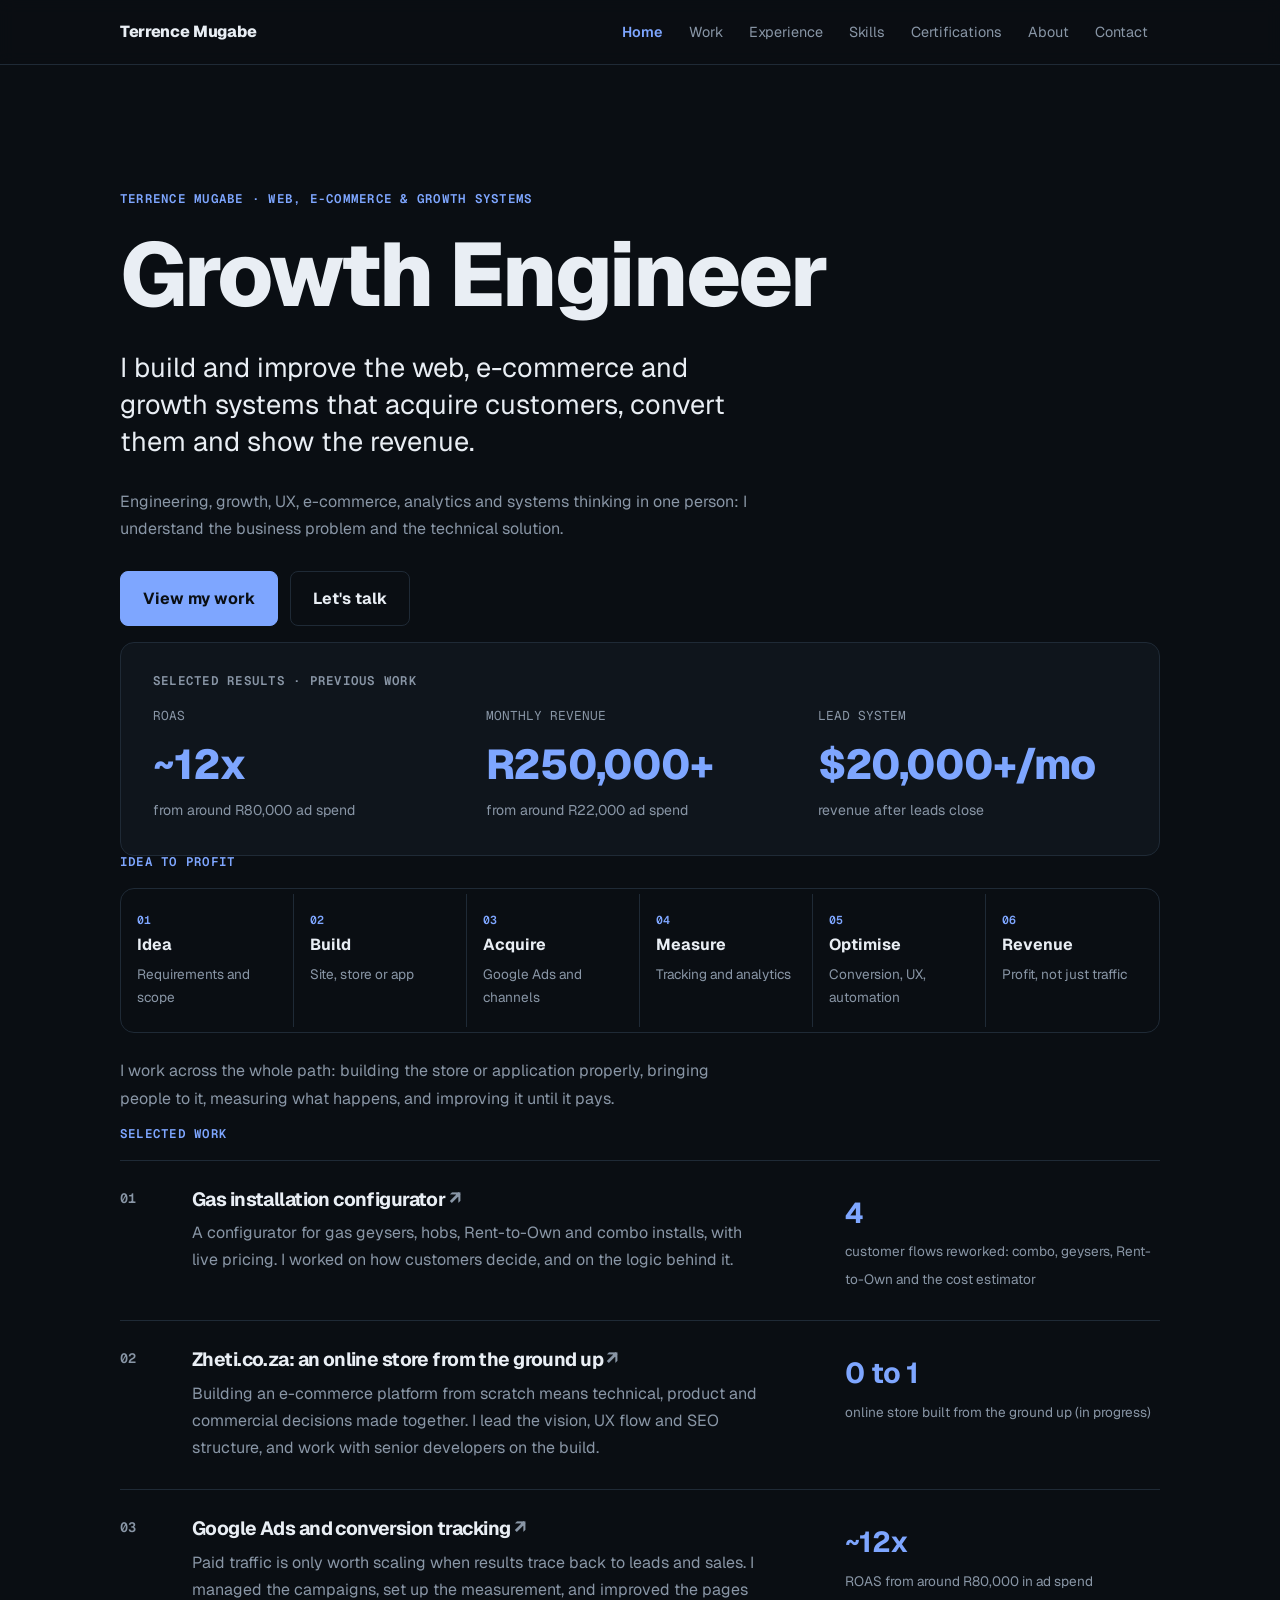
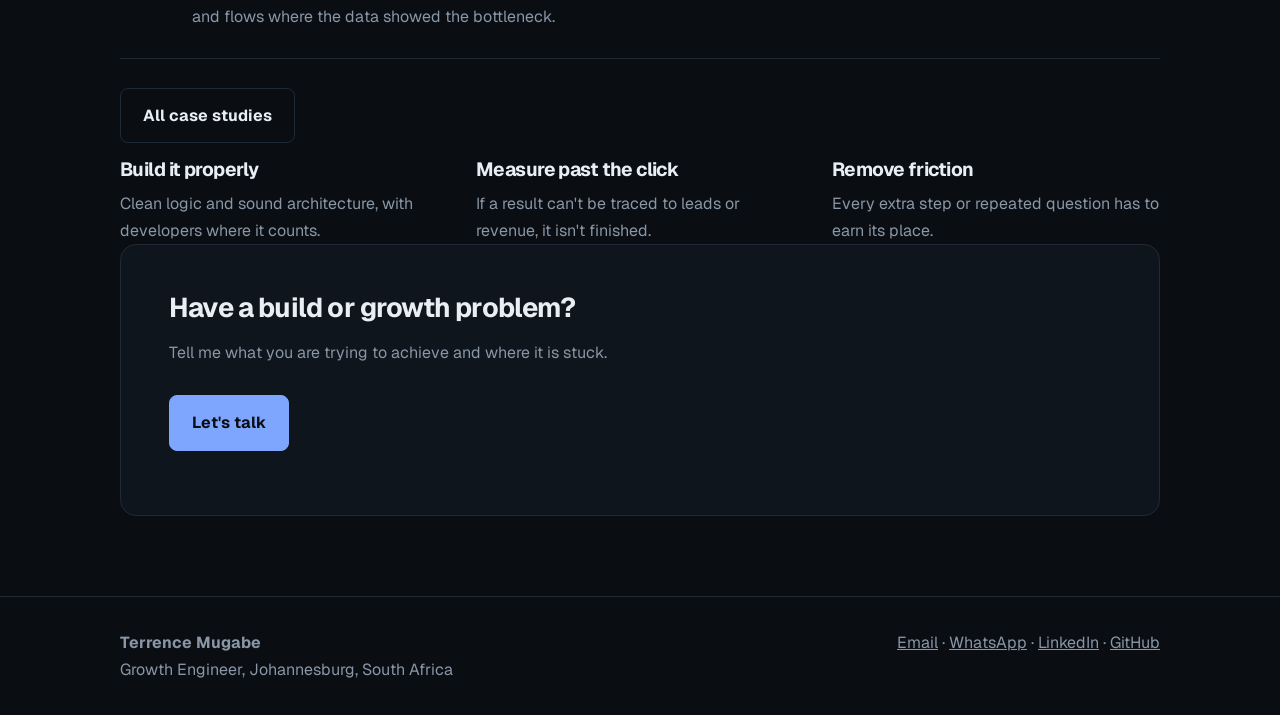
<file: index.html>
<!doctype html><html lang="en"><head><meta charset="utf-8"><meta name="viewport" content="width=device-width,initial-scale=1">
<title>Terrence Mugabe | Growth Engineer: Web, E-commerce & Growth Systems</title><meta name="description" content="Growth Engineer in Johannesburg. I build web, e-commerce and growth systems that acquire customers, convert them and show the revenue."><link rel="canonical" href="https://terrencemugabe.vercel.app/">
<meta property="og:type" content="website"><meta property="og:title" content="Terrence Mugabe | Growth Engineer: Web, E-commerce & Growth Systems"><meta property="og:description" content="Growth Engineer in Johannesburg. I build web, e-commerce and growth systems that acquire customers, convert them and show the revenue."><meta property="og:url" content="https://terrencemugabe.vercel.app/"><meta name="twitter:card" content="summary"><meta name="theme-color" content="#0a0e13">
<link rel="preconnect" href="https://fonts.googleapis.com"><link rel="preconnect" href="https://fonts.gstatic.com" crossorigin><link href="https://fonts.googleapis.com/css2?family=Geist:wght@400;500;600;700;800&family=Geist+Mono:wght@400;600&display=swap" rel="stylesheet"><link rel="stylesheet" href="/style.css"><script src="/script.js" defer></script></head>
<body><a class="skip" href="#main">Skip to content</a>
<header class="site"><div class="wrap bar"><a class="brand" href="/">Terrence Mugabe</a><button class="menu" aria-expanded="false" aria-controls="nav" aria-label="Open menu"><span></span><span></span><span></span></button><nav aria-label="Main"><ul id="nav"><li><a href="/" aria-current="page">Home</a></li><li><a href="/work">Work</a></li><li><a href="/experience">Experience</a></li><li><a href="/skills">Skills</a></li><li><a href="/certifications">Certifications</a></li><li><a href="/about">About</a></li><li><a href="/contact">Contact</a></li></ul></nav></div></header>
<main id="main"><section class="wrap hero"><p class="mono">Terrence Mugabe · Web, E-commerce &amp; Growth Systems</p><h1>Growth Engineer</h1><p class="lead">I build and improve the web, e-commerce and growth systems that acquire customers, convert them and show the revenue.</p><p class="sub">Engineering, growth, UX, e-commerce, analytics and systems thinking in one person: I understand the business problem and the technical solution.</p><p class="cta"><a class="btn" href="/work">View my work</a><a class="btn alt" href="/contact">Let's talk</a></p></section>
<section class="wrap"><div class="readout"><p class="mono">Selected results · previous work</p><dl><div><dt>ROAS</dt><dd>~12x<small>from around R80,000 ad spend</small></dd></div><div><dt>Monthly revenue</dt><dd>R250,000+<small>from around R22,000 ad spend</small></dd></div><div><dt>Lead system</dt><dd>$20,000+/mo<small>revenue after leads close</small></dd></div></dl></div></section>
<section class="wrap"><p class="mono">Idea to profit</p><ol class="flow"><li><b>Idea</b><span>Requirements and scope</span></li><li><b>Build</b><span>Site, store or app</span></li><li><b>Acquire</b><span>Google Ads and channels</span></li><li><b>Measure</b><span>Tracking and analytics</span></li><li><b>Optimise</b><span>Conversion, UX, automation</span></li><li><b>Revenue</b><span>Profit, not just traffic</span></li></ol><p class="sub">I work across the whole path: building the store or application properly, bringing people to it, measuring what happens, and improving it until it pays.</p></section>
<section class="wrap"><p class="mono">Selected work</p><div class="rows"><a class="row" href="/work/gas-installation"><span class="n">01</span><div><h3>Gas installation configurator</h3><p>A configurator for gas geysers, hobs, Rent-to-Own and combo installs, with live pricing. I worked on how customers decide, and on the logic behind it.</p></div><div class="m"><b>4</b><span>customer flows reworked: combo, geysers, Rent-to-Own and the cost estimator</span></div></a><a class="row" href="/work/ecommerce-from-scratch"><span class="n">02</span><div><h3>Zheti.co.za: an online store from the ground up</h3><p>Building an e-commerce platform from scratch means technical, product and commercial decisions made together. I lead the vision, UX flow and SEO structure, and work with senior developers on the build.</p></div><div class="m"><b>0 to 1</b><span>online store built from the ground up (in progress)</span></div></a><a class="row" href="/work/google-ads"><span class="n">03</span><div><h3>Google Ads and conversion tracking</h3><p>Paid traffic is only worth scaling when results trace back to leads and sales. I managed the campaigns, set up the measurement, and improved the pages and flows where the data showed the bottleneck.</p></div><div class="m"><b>~12x</b><span>ROAS from around R80,000 in ad spend</span></div></a></div><p class="cta"><a class="btn alt" href="/work">All case studies</a></p></section>
<section class="wrap three"><div><h3>Build it properly</h3><p>Clean logic and sound architecture, with developers where it counts.</p></div><div><h3>Measure past the click</h3><p>If a result can't be traced to leads or revenue, it isn't finished.</p></div><div><h3>Remove friction</h3><p>Every extra step or repeated question has to earn its place.</p></div></section>
<section class="wrap"><div class="band"><h2>Have a build or growth problem?</h2><p class="sub">Tell me what you are trying to achieve and where it is stuck.</p><p class="cta"><a class="btn" href="/contact">Let's talk</a></p></div></section></main>
<footer class="site"><div class="wrap foot"><p><b>Terrence Mugabe</b><br>Growth Engineer, Johannesburg, South Africa</p><p><a href="mailto:address.terrencem@gmail.com">Email</a> · <a href="https://wa.me/27655811001" rel="noopener">WhatsApp</a> · <a href="https://linkedin.com/in/terrence-mugabe" rel="noopener">LinkedIn</a> · <a href="https://github.com/TerrenceMugabe" rel="noopener">GitHub</a></p></div></footer></body></html>
</file>
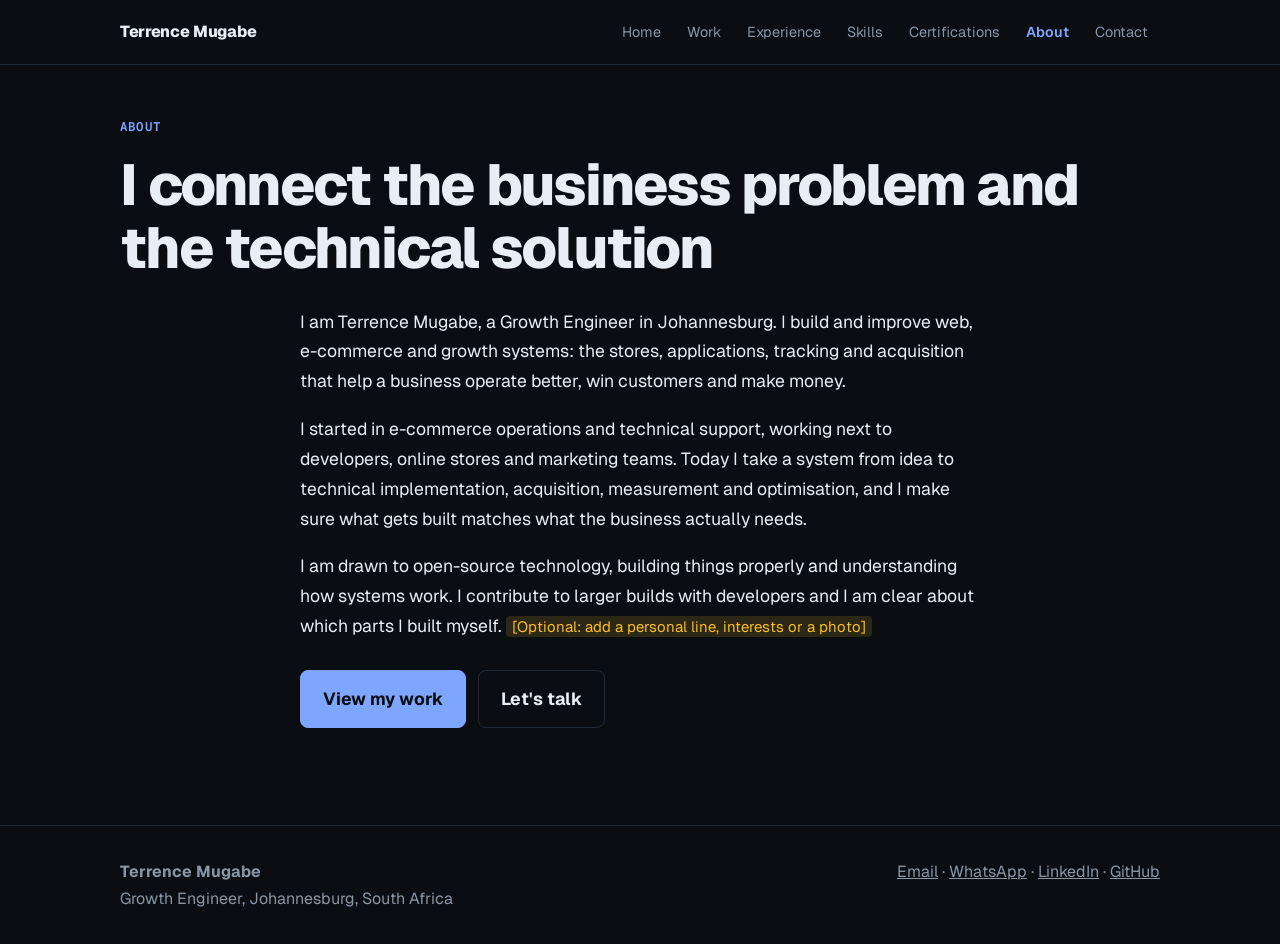
<file: about.html>
<!doctype html><html lang="en"><head><meta charset="utf-8"><meta name="viewport" content="width=device-width,initial-scale=1">
<title>About | Terrence Mugabe</title><meta name="description" content="How Terrence Mugabe builds web, e-commerce and growth systems."><link rel="canonical" href="https://terrencemugabe.vercel.app/about">
<meta property="og:type" content="website"><meta property="og:title" content="About | Terrence Mugabe"><meta property="og:description" content="How Terrence Mugabe builds web, e-commerce and growth systems."><meta property="og:url" content="https://terrencemugabe.vercel.app/about"><meta name="twitter:card" content="summary"><meta name="theme-color" content="#0a0e13">
<link rel="preconnect" href="https://fonts.googleapis.com"><link rel="preconnect" href="https://fonts.gstatic.com" crossorigin><link href="https://fonts.googleapis.com/css2?family=Geist:wght@400;500;600;700;800&family=Geist+Mono:wght@400;600&display=swap" rel="stylesheet"><link rel="stylesheet" href="/style.css"><script src="/script.js" defer></script></head>
<body><a class="skip" href="#main">Skip to content</a>
<header class="site"><div class="wrap bar"><a class="brand" href="/">Terrence Mugabe</a><button class="menu" aria-expanded="false" aria-controls="nav" aria-label="Open menu"><span></span><span></span><span></span></button><nav aria-label="Main"><ul id="nav"><li><a href="/">Home</a></li><li><a href="/work">Work</a></li><li><a href="/experience">Experience</a></li><li><a href="/skills">Skills</a></li><li><a href="/certifications">Certifications</a></li><li><a href="/about" aria-current="page">About</a></li><li><a href="/contact">Contact</a></li></ul></nav></div></header>
<main id="main"><section class="wrap phead"><p class="mono">About</p><h1>I connect the business problem and the technical solution</h1><p class="lead"></p></section><section class="wrap prose"><p>I am Terrence Mugabe, a Growth Engineer in Johannesburg. I build and improve web, e-commerce and growth systems: the stores, applications, tracking and acquisition that help a business operate better, win customers and make money.</p><p>I started in e-commerce operations and technical support, working next to developers, online stores and marketing teams. Today I take a system from idea to technical implementation, acquisition, measurement and optimisation, and I make sure what gets built matches what the business actually needs.</p><p>I am drawn to open-source technology, building things properly and understanding how systems work. I contribute to larger builds with developers and I am clear about which parts I built myself. <mark class="ph">[Optional: add a personal line, interests or a photo]</mark></p><p class="cta"><a class="btn" href="/work">View my work</a><a class="btn alt" href="/contact">Let's talk</a></p></section></main>
<footer class="site"><div class="wrap foot"><p><b>Terrence Mugabe</b><br>Growth Engineer, Johannesburg, South Africa</p><p><a href="mailto:address.terrencem@gmail.com">Email</a> · <a href="https://wa.me/27655811001" rel="noopener">WhatsApp</a> · <a href="https://linkedin.com/in/terrence-mugabe" rel="noopener">LinkedIn</a> · <a href="https://github.com/TerrenceMugabe" rel="noopener">GitHub</a></p></div></footer></body></html>
</file>
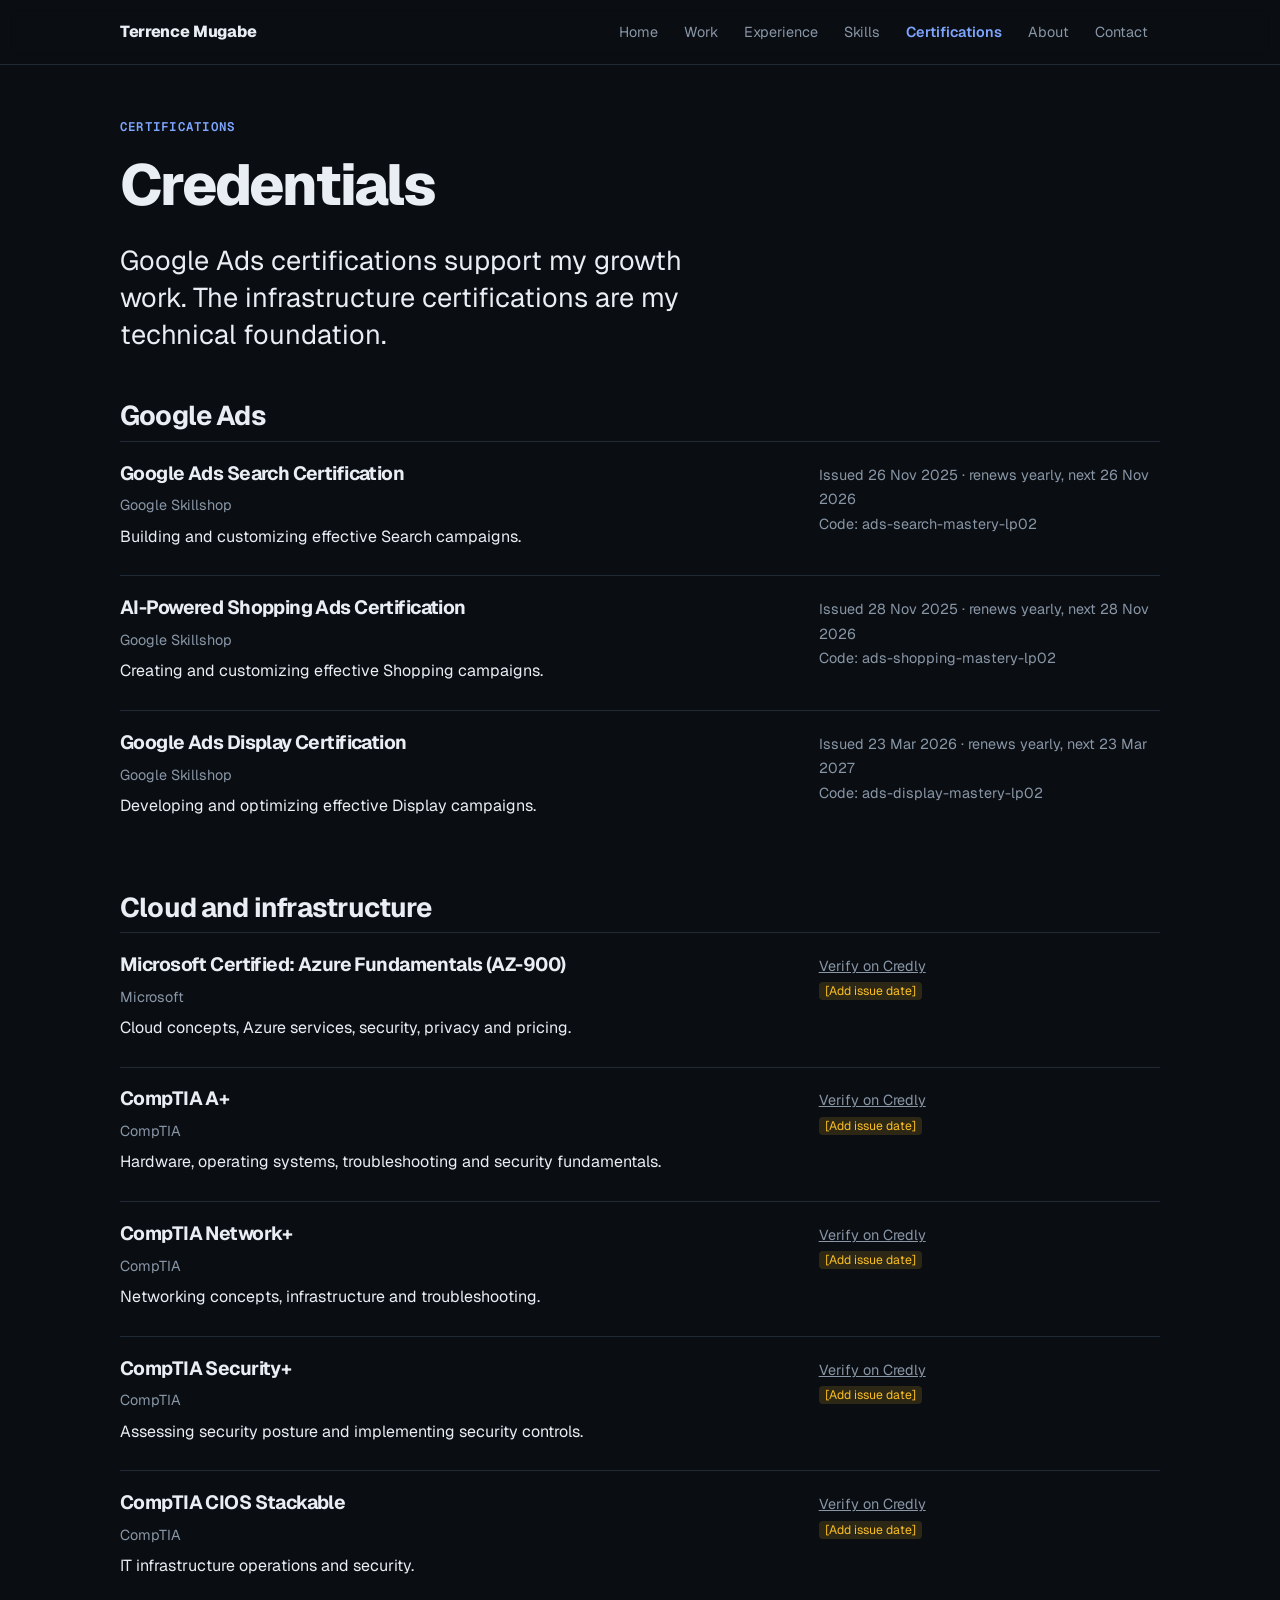
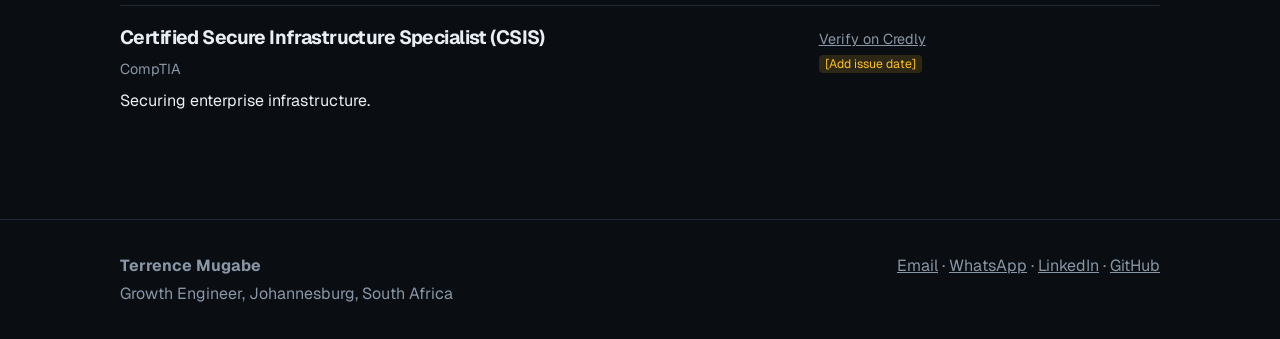
<file: certifications.html>
<!doctype html><html lang="en"><head><meta charset="utf-8"><meta name="viewport" content="width=device-width,initial-scale=1">
<title>Certifications | Terrence Mugabe</title><meta name="description" content="Google Ads certifications and Microsoft and CompTIA credentials."><link rel="canonical" href="https://terrencemugabe.vercel.app/certifications">
<meta property="og:type" content="website"><meta property="og:title" content="Certifications | Terrence Mugabe"><meta property="og:description" content="Google Ads certifications and Microsoft and CompTIA credentials."><meta property="og:url" content="https://terrencemugabe.vercel.app/certifications"><meta name="twitter:card" content="summary"><meta name="theme-color" content="#0a0e13">
<link rel="preconnect" href="https://fonts.googleapis.com"><link rel="preconnect" href="https://fonts.gstatic.com" crossorigin><link href="https://fonts.googleapis.com/css2?family=Geist:wght@400;500;600;700;800&family=Geist+Mono:wght@400;600&display=swap" rel="stylesheet"><link rel="stylesheet" href="/style.css"><script src="/script.js" defer></script></head>
<body><a class="skip" href="#main">Skip to content</a>
<header class="site"><div class="wrap bar"><a class="brand" href="/">Terrence Mugabe</a><button class="menu" aria-expanded="false" aria-controls="nav" aria-label="Open menu"><span></span><span></span><span></span></button><nav aria-label="Main"><ul id="nav"><li><a href="/">Home</a></li><li><a href="/work">Work</a></li><li><a href="/experience">Experience</a></li><li><a href="/skills">Skills</a></li><li><a href="/certifications" aria-current="page">Certifications</a></li><li><a href="/about">About</a></li><li><a href="/contact">Contact</a></li></ul></nav></div></header>
<main id="main"><section class="wrap phead"><p class="mono">Certifications</p><h1>Credentials</h1><p class="lead">Google Ads certifications support my growth work. The infrastructure certifications are my technical foundation.</p></section><section class="wrap"><h2>Google Ads</h2><div class="cert"><div><h3>Google Ads Search Certification</h3><p class="when">Google Skillshop</p><p>Building and customizing effective Search campaigns.</p></div><p class="meta">Issued 26 Nov 2025 · renews yearly, next 26 Nov 2026<br>Code: ads-search-mastery-lp02</p></div><div class="cert"><div><h3>AI-Powered Shopping Ads Certification</h3><p class="when">Google Skillshop</p><p>Creating and customizing effective Shopping campaigns.</p></div><p class="meta">Issued 28 Nov 2025 · renews yearly, next 28 Nov 2026<br>Code: ads-shopping-mastery-lp02</p></div><div class="cert"><div><h3>Google Ads Display Certification</h3><p class="when">Google Skillshop</p><p>Developing and optimizing effective Display campaigns.</p></div><p class="meta">Issued 23 Mar 2026 · renews yearly, next 23 Mar 2027<br>Code: ads-display-mastery-lp02</p></div><h2>Cloud and infrastructure</h2><div class="cert"><div><h3>Microsoft Certified: Azure Fundamentals (AZ-900)</h3><p class="when">Microsoft</p><p>Cloud concepts, Azure services, security, privacy and pricing.</p></div><p class="meta"><a href="https://www.credly.com/earner/earned/badge/b341a328-bb2e-47a0-a893-a8bd2464de99" rel="noopener">Verify on Credly</a><br><mark class="ph">[Add issue date]</mark></p></div><div class="cert"><div><h3>CompTIA A+</h3><p class="when">CompTIA</p><p>Hardware, operating systems, troubleshooting and security fundamentals.</p></div><p class="meta"><a href="https://www.credly.com/earner/earned/badge/247c4081-0c0a-4bd7-938e-3656ca7f12eb" rel="noopener">Verify on Credly</a><br><mark class="ph">[Add issue date]</mark></p></div><div class="cert"><div><h3>CompTIA Network+</h3><p class="when">CompTIA</p><p>Networking concepts, infrastructure and troubleshooting.</p></div><p class="meta"><a href="https://www.credly.com/earner/earned/badge/63b40578-23fd-4b05-af2c-6321f1223f68" rel="noopener">Verify on Credly</a><br><mark class="ph">[Add issue date]</mark></p></div><div class="cert"><div><h3>CompTIA Security+</h3><p class="when">CompTIA</p><p>Assessing security posture and implementing security controls.</p></div><p class="meta"><a href="https://www.credly.com/earner/earned/badge/9dc0e8b4-cccb-4f8e-82f4-0e539f546a3b" rel="noopener">Verify on Credly</a><br><mark class="ph">[Add issue date]</mark></p></div><div class="cert"><div><h3>CompTIA CIOS Stackable</h3><p class="when">CompTIA</p><p>IT infrastructure operations and security.</p></div><p class="meta"><a href="https://www.credly.com/earner/earned/badge/b5d7fa01-4763-410f-9df8-67e130e3fba8" rel="noopener">Verify on Credly</a><br><mark class="ph">[Add issue date]</mark></p></div><div class="cert"><div><h3>Certified Secure Infrastructure Specialist (CSIS)</h3><p class="when">CompTIA</p><p>Securing enterprise infrastructure.</p></div><p class="meta"><a href="https://www.credly.com/earner/earned/badge/3345b170-134f-421e-8332-dd5d9bb8c1c4" rel="noopener">Verify on Credly</a><br><mark class="ph">[Add issue date]</mark></p></div></section></main>
<footer class="site"><div class="wrap foot"><p><b>Terrence Mugabe</b><br>Growth Engineer, Johannesburg, South Africa</p><p><a href="mailto:address.terrencem@gmail.com">Email</a> · <a href="https://wa.me/27655811001" rel="noopener">WhatsApp</a> · <a href="https://linkedin.com/in/terrence-mugabe" rel="noopener">LinkedIn</a> · <a href="https://github.com/TerrenceMugabe" rel="noopener">GitHub</a></p></div></footer></body></html>
</file>
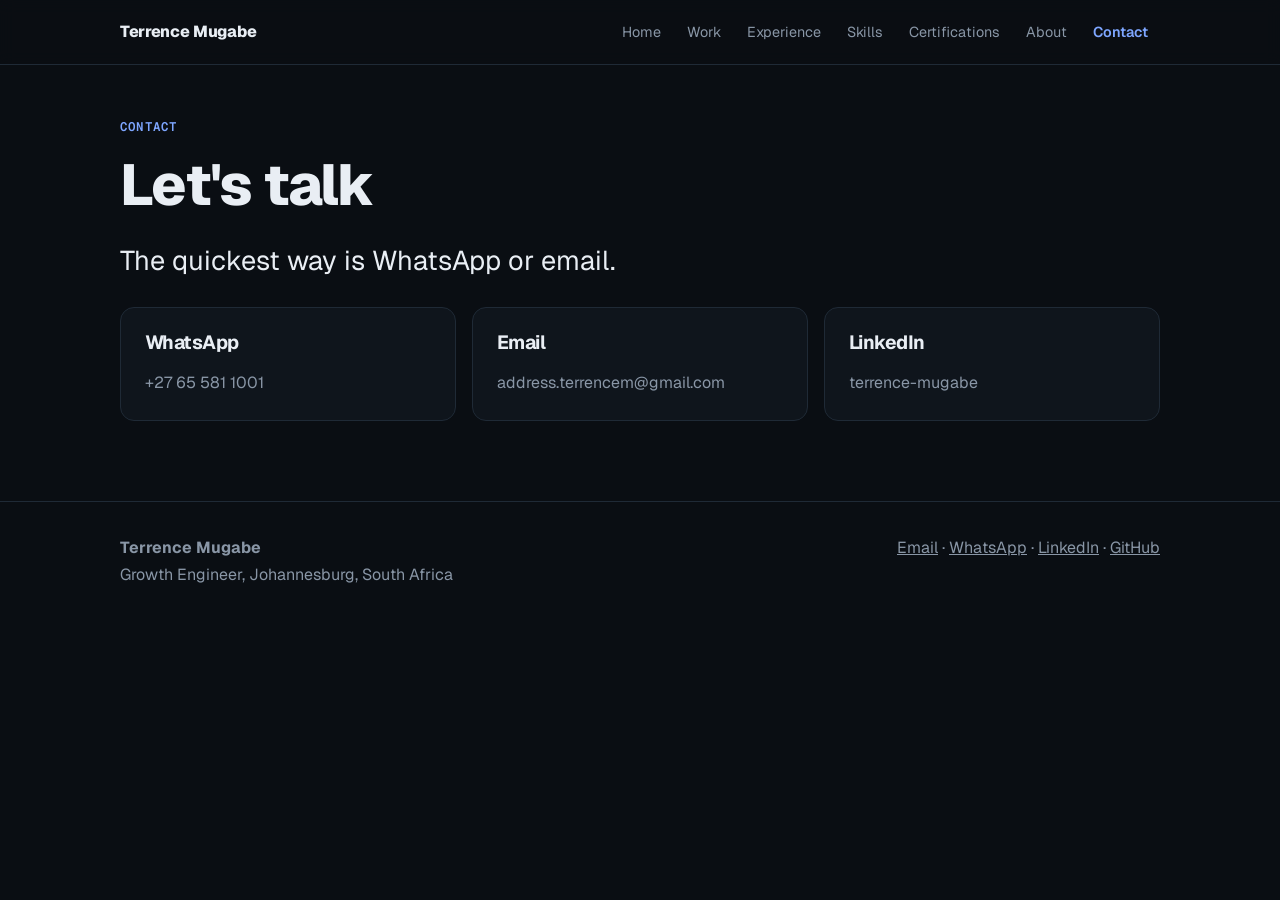
<file: contact.html>
<!doctype html><html lang="en"><head><meta charset="utf-8"><meta name="viewport" content="width=device-width,initial-scale=1">
<title>Contact | Terrence Mugabe</title><meta name="description" content="Contact Terrence Mugabe about Google Ads, landing pages, conversion tracking or web projects."><link rel="canonical" href="https://terrencemugabe.vercel.app/contact">
<meta property="og:type" content="website"><meta property="og:title" content="Contact | Terrence Mugabe"><meta property="og:description" content="Contact Terrence Mugabe about Google Ads, landing pages, conversion tracking or web projects."><meta property="og:url" content="https://terrencemugabe.vercel.app/contact"><meta name="twitter:card" content="summary"><meta name="theme-color" content="#0a0e13">
<link rel="preconnect" href="https://fonts.googleapis.com"><link rel="preconnect" href="https://fonts.gstatic.com" crossorigin><link href="https://fonts.googleapis.com/css2?family=Geist:wght@400;500;600;700;800&family=Geist+Mono:wght@400;600&display=swap" rel="stylesheet"><link rel="stylesheet" href="/style.css"><script src="/script.js" defer></script></head>
<body><a class="skip" href="#main">Skip to content</a>
<header class="site"><div class="wrap bar"><a class="brand" href="/">Terrence Mugabe</a><button class="menu" aria-expanded="false" aria-controls="nav" aria-label="Open menu"><span></span><span></span><span></span></button><nav aria-label="Main"><ul id="nav"><li><a href="/">Home</a></li><li><a href="/work">Work</a></li><li><a href="/experience">Experience</a></li><li><a href="/skills">Skills</a></li><li><a href="/certifications">Certifications</a></li><li><a href="/about">About</a></li><li><a href="/contact" aria-current="page">Contact</a></li></ul></nav></div></header>
<main id="main"><section class="wrap phead"><p class="mono">Contact</p><h1>Let's talk</h1><p class="lead">The quickest way is WhatsApp or email.</p></section><section class="wrap grid3"><a class="card" href="https://wa.me/27655811001" rel="noopener"><h3>WhatsApp</h3><p>+27 65 581 1001</p></a><a class="card" href="mailto:address.terrencem@gmail.com"><h3>Email</h3><p>address.terrencem@gmail.com</p></a><a class="card" href="https://linkedin.com/in/terrence-mugabe" rel="noopener"><h3>LinkedIn</h3><p>terrence-mugabe</p></a></section></main>
<footer class="site"><div class="wrap foot"><p><b>Terrence Mugabe</b><br>Growth Engineer, Johannesburg, South Africa</p><p><a href="mailto:address.terrencem@gmail.com">Email</a> · <a href="https://wa.me/27655811001" rel="noopener">WhatsApp</a> · <a href="https://linkedin.com/in/terrence-mugabe" rel="noopener">LinkedIn</a> · <a href="https://github.com/TerrenceMugabe" rel="noopener">GitHub</a></p></div></footer></body></html>
</file>
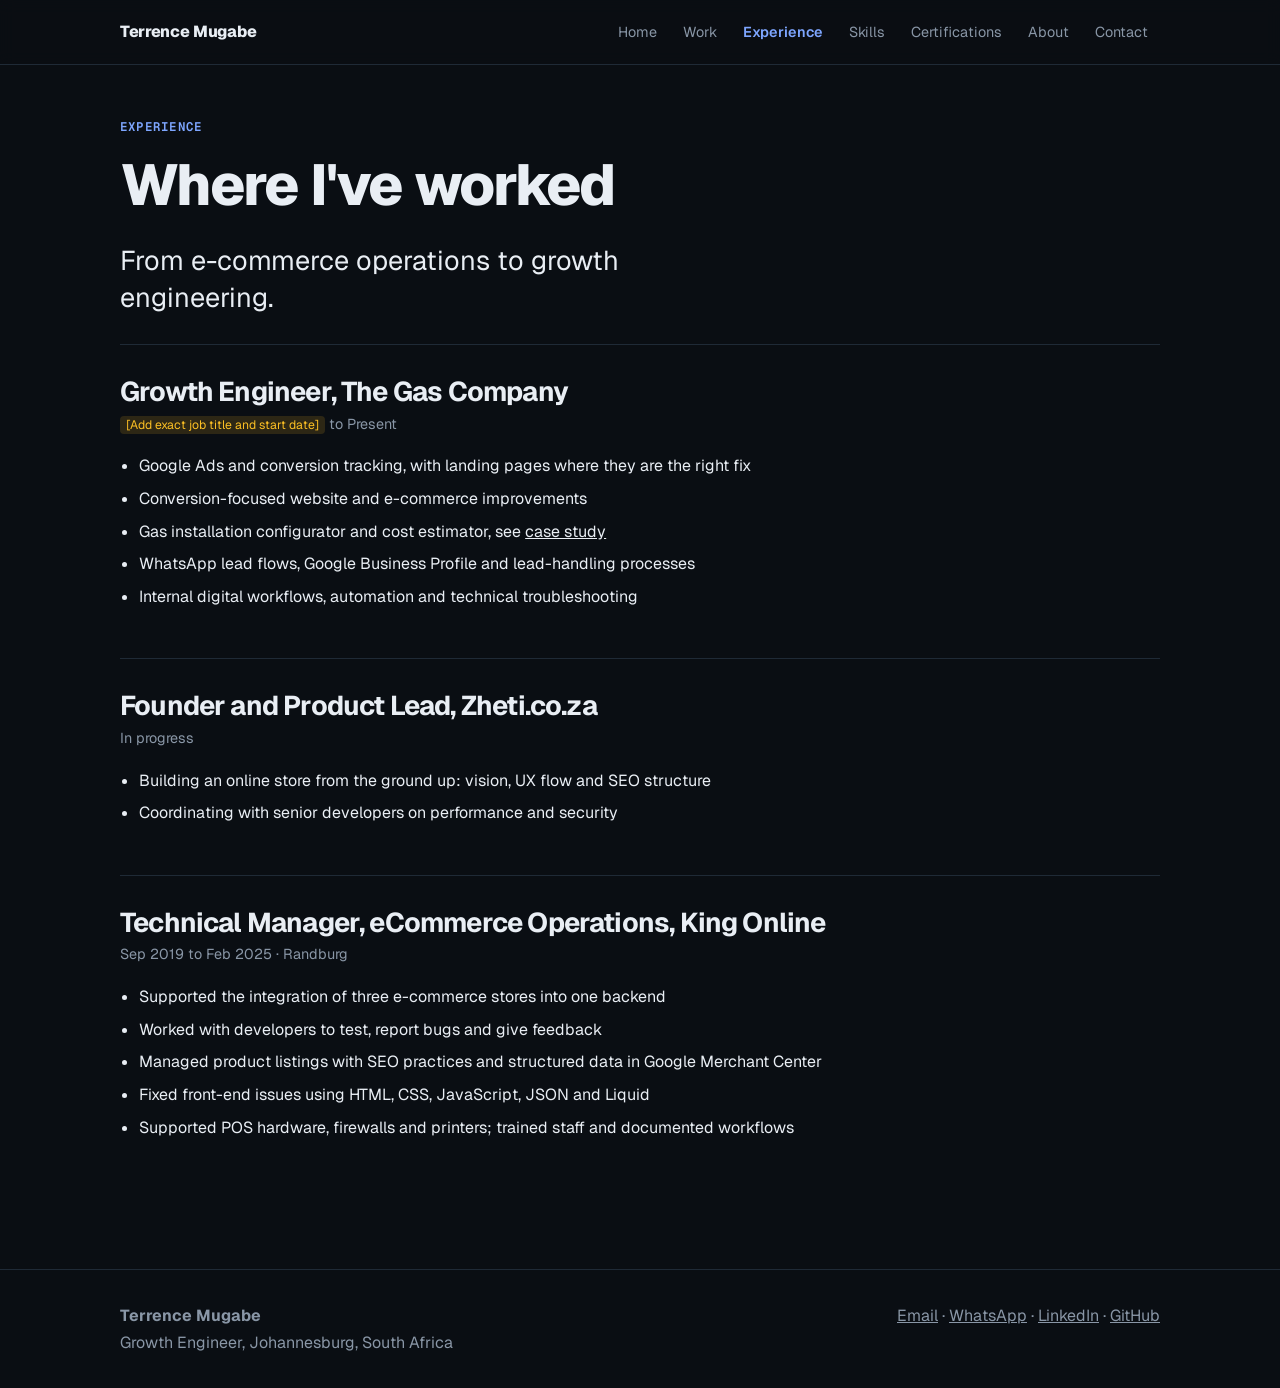
<file: experience.html>
<!doctype html><html lang="en"><head><meta charset="utf-8"><meta name="viewport" content="width=device-width,initial-scale=1">
<title>Experience | Terrence Mugabe</title><meta name="description" content="Career timeline: The Gas Company, Zheti.co.za and King Online."><link rel="canonical" href="https://terrencemugabe.vercel.app/experience">
<meta property="og:type" content="website"><meta property="og:title" content="Experience | Terrence Mugabe"><meta property="og:description" content="Career timeline: The Gas Company, Zheti.co.za and King Online."><meta property="og:url" content="https://terrencemugabe.vercel.app/experience"><meta name="twitter:card" content="summary"><meta name="theme-color" content="#0a0e13">
<link rel="preconnect" href="https://fonts.googleapis.com"><link rel="preconnect" href="https://fonts.gstatic.com" crossorigin><link href="https://fonts.googleapis.com/css2?family=Geist:wght@400;500;600;700;800&family=Geist+Mono:wght@400;600&display=swap" rel="stylesheet"><link rel="stylesheet" href="/style.css"><script src="/script.js" defer></script></head>
<body><a class="skip" href="#main">Skip to content</a>
<header class="site"><div class="wrap bar"><a class="brand" href="/">Terrence Mugabe</a><button class="menu" aria-expanded="false" aria-controls="nav" aria-label="Open menu"><span></span><span></span><span></span></button><nav aria-label="Main"><ul id="nav"><li><a href="/">Home</a></li><li><a href="/work">Work</a></li><li><a href="/experience" aria-current="page">Experience</a></li><li><a href="/skills">Skills</a></li><li><a href="/certifications">Certifications</a></li><li><a href="/about">About</a></li><li><a href="/contact">Contact</a></li></ul></nav></div></header>
<main id="main"><section class="wrap phead"><p class="mono">Experience</p><h1>Where I've worked</h1><p class="lead">From e-commerce operations to growth engineering.</p></section><section class="wrap tl"><div class="role"><h2>Growth Engineer, The Gas Company</h2><p class="when"><mark class="ph">[Add exact job title and start date]</mark> to Present</p><ul><li>Google Ads and conversion tracking, with landing pages where they are the right fix</li><li>Conversion-focused website and e-commerce improvements</li><li>Gas installation configurator and cost estimator, see <a href="/work/gas-installation">case study</a></li><li>WhatsApp lead flows, Google Business Profile and lead-handling processes</li><li>Internal digital workflows, automation and technical troubleshooting</li></ul></div><div class="role"><h2>Founder and Product Lead, Zheti.co.za</h2><p class="when">In progress</p><ul><li>Building an online store from the ground up: vision, UX flow and SEO structure</li><li>Coordinating with senior developers on performance and security</li></ul></div><div class="role"><h2>Technical Manager, eCommerce Operations, King Online</h2><p class="when">Sep 2019 to Feb 2025 · Randburg</p><ul><li>Supported the integration of three e-commerce stores into one backend</li><li>Worked with developers to test, report bugs and give feedback</li><li>Managed product listings with SEO practices and structured data in Google Merchant Center</li><li>Fixed front-end issues using HTML, CSS, JavaScript, JSON and Liquid</li><li>Supported POS hardware, firewalls and printers; trained staff and documented workflows</li></ul></div></section></main>
<footer class="site"><div class="wrap foot"><p><b>Terrence Mugabe</b><br>Growth Engineer, Johannesburg, South Africa</p><p><a href="mailto:address.terrencem@gmail.com">Email</a> · <a href="https://wa.me/27655811001" rel="noopener">WhatsApp</a> · <a href="https://linkedin.com/in/terrence-mugabe" rel="noopener">LinkedIn</a> · <a href="https://github.com/TerrenceMugabe" rel="noopener">GitHub</a></p></div></footer></body></html>
</file>
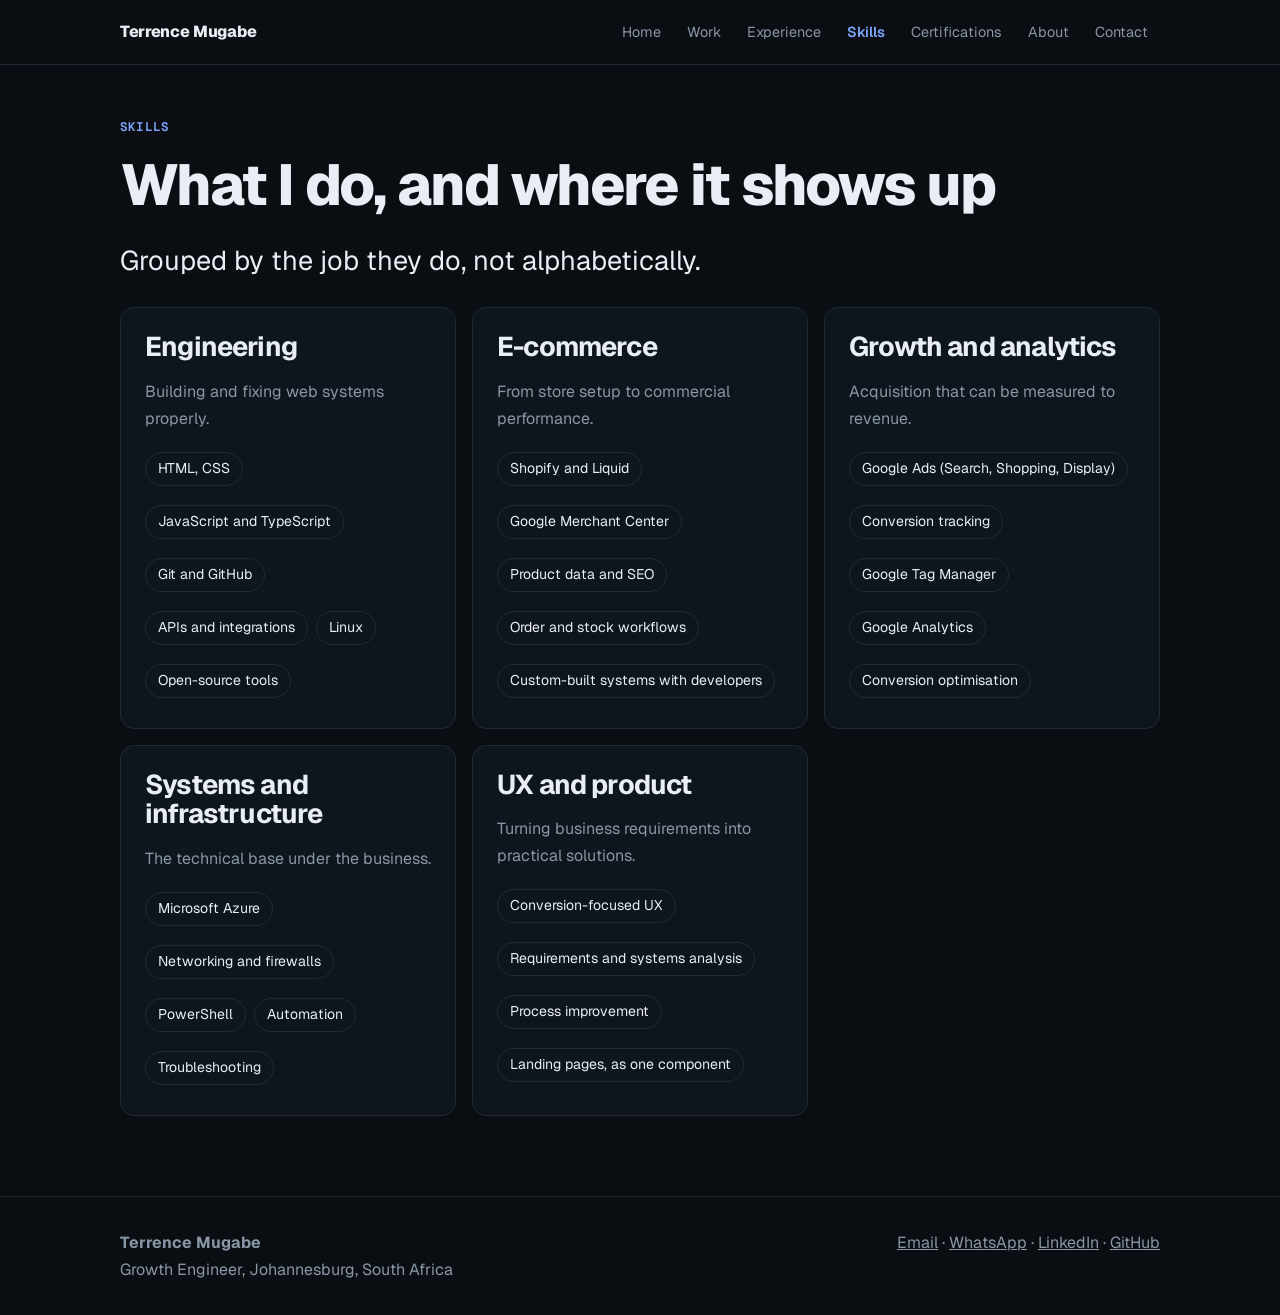
<file: skills.html>
<!doctype html><html lang="en"><head><meta charset="utf-8"><meta name="viewport" content="width=device-width,initial-scale=1">
<title>Skills | Terrence Mugabe</title><meta name="description" content="Growth, tracking, web and technical skills, each tied to real work."><link rel="canonical" href="https://terrencemugabe.vercel.app/skills">
<meta property="og:type" content="website"><meta property="og:title" content="Skills | Terrence Mugabe"><meta property="og:description" content="Growth, tracking, web and technical skills, each tied to real work."><meta property="og:url" content="https://terrencemugabe.vercel.app/skills"><meta name="twitter:card" content="summary"><meta name="theme-color" content="#0a0e13">
<link rel="preconnect" href="https://fonts.googleapis.com"><link rel="preconnect" href="https://fonts.gstatic.com" crossorigin><link href="https://fonts.googleapis.com/css2?family=Geist:wght@400;500;600;700;800&family=Geist+Mono:wght@400;600&display=swap" rel="stylesheet"><link rel="stylesheet" href="/style.css"><script src="/script.js" defer></script></head>
<body><a class="skip" href="#main">Skip to content</a>
<header class="site"><div class="wrap bar"><a class="brand" href="/">Terrence Mugabe</a><button class="menu" aria-expanded="false" aria-controls="nav" aria-label="Open menu"><span></span><span></span><span></span></button><nav aria-label="Main"><ul id="nav"><li><a href="/">Home</a></li><li><a href="/work">Work</a></li><li><a href="/experience">Experience</a></li><li><a href="/skills" aria-current="page">Skills</a></li><li><a href="/certifications">Certifications</a></li><li><a href="/about">About</a></li><li><a href="/contact">Contact</a></li></ul></nav></div></header>
<main id="main"><section class="wrap phead"><p class="mono">Skills</p><h1>What I do, and where it shows up</h1><p class="lead">Grouped by the job they do, not alphabetically.</p></section><section class="wrap grid2"><div class="card"><h2>Engineering</h2><p>Building and fixing web systems properly.</p><ul class="tags"><li>HTML, CSS</li><li>JavaScript and TypeScript</li><li>Git and GitHub</li><li>APIs and integrations</li><li>Linux</li><li>Open-source tools</li></ul></div><div class="card"><h2>E-commerce</h2><p>From store setup to commercial performance.</p><ul class="tags"><li>Shopify and Liquid</li><li>Google Merchant Center</li><li>Product data and SEO</li><li>Order and stock workflows</li><li>Custom-built systems with developers</li></ul></div><div class="card"><h2>Growth and analytics</h2><p>Acquisition that can be measured to revenue.</p><ul class="tags"><li>Google Ads (Search, Shopping, Display)</li><li>Conversion tracking</li><li>Google Tag Manager</li><li>Google Analytics</li><li>Conversion optimisation</li></ul></div><div class="card"><h2>Systems and infrastructure</h2><p>The technical base under the business.</p><ul class="tags"><li>Microsoft Azure</li><li>Networking and firewalls</li><li>PowerShell</li><li>Automation</li><li>Troubleshooting</li></ul></div><div class="card"><h2>UX and product</h2><p>Turning business requirements into practical solutions.</p><ul class="tags"><li>Conversion-focused UX</li><li>Requirements and systems analysis</li><li>Process improvement</li><li>Landing pages, as one component</li></ul></div></section></main>
<footer class="site"><div class="wrap foot"><p><b>Terrence Mugabe</b><br>Growth Engineer, Johannesburg, South Africa</p><p><a href="mailto:address.terrencem@gmail.com">Email</a> · <a href="https://wa.me/27655811001" rel="noopener">WhatsApp</a> · <a href="https://linkedin.com/in/terrence-mugabe" rel="noopener">LinkedIn</a> · <a href="https://github.com/TerrenceMugabe" rel="noopener">GitHub</a></p></div></footer></body></html>
</file>
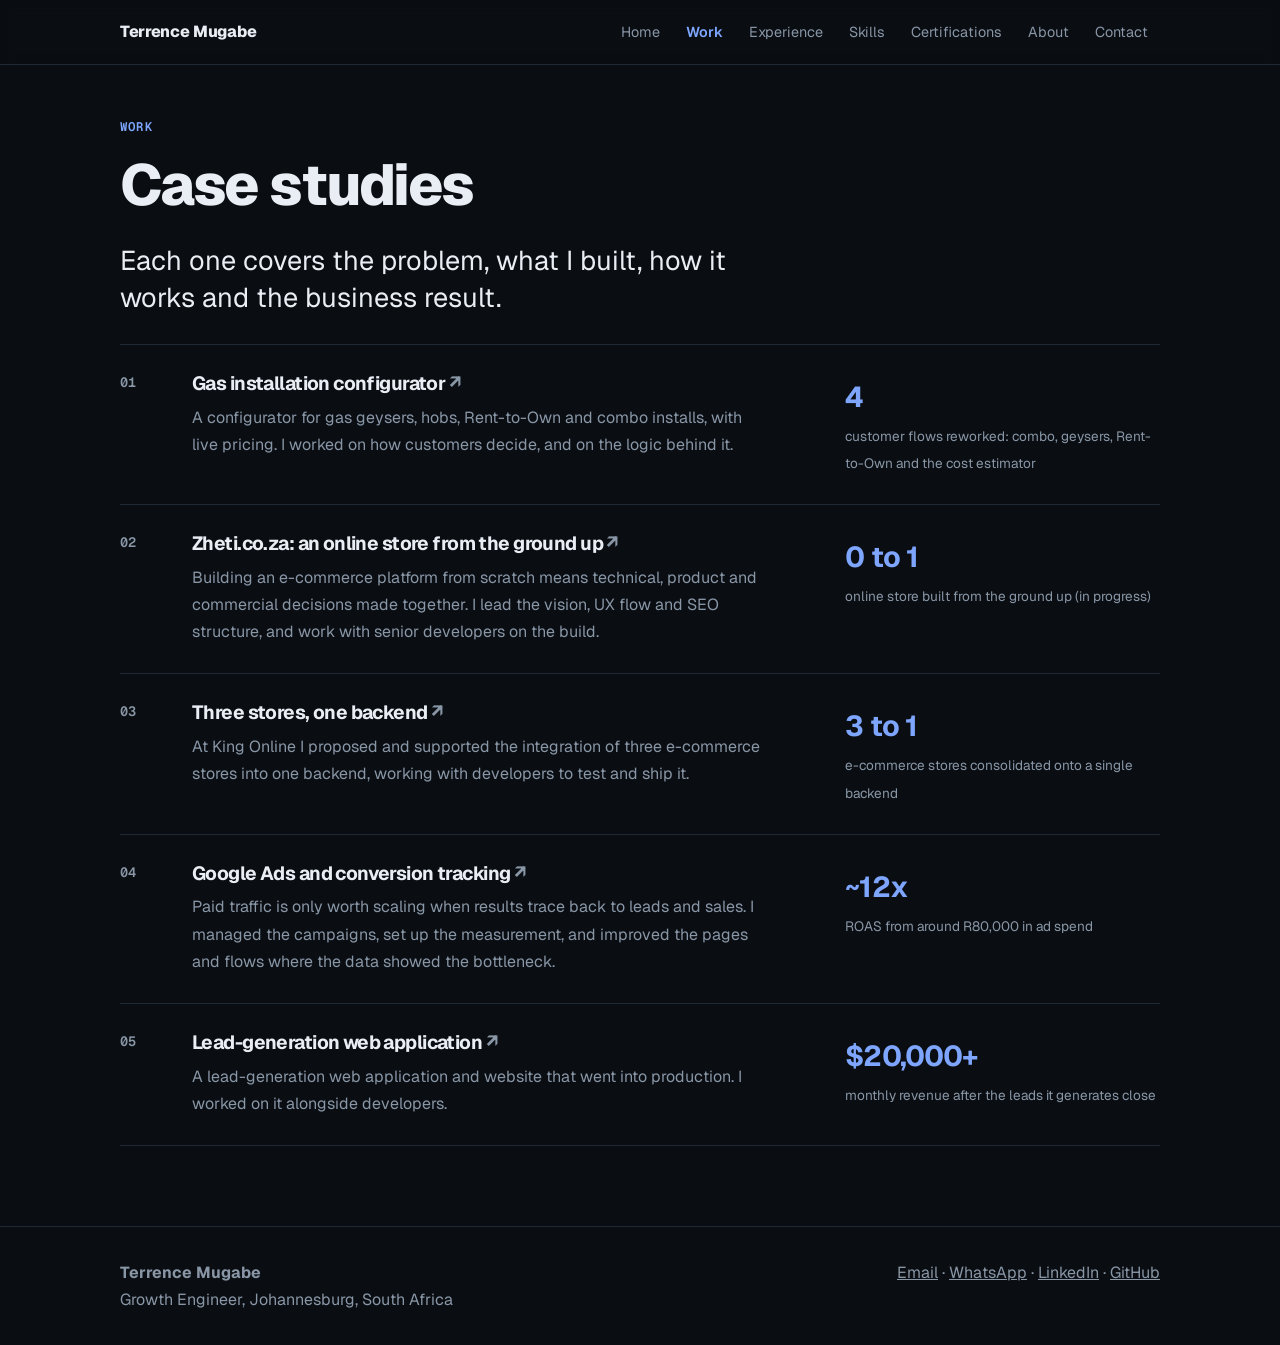
<file: work.html>
<!doctype html><html lang="en"><head><meta charset="utf-8"><meta name="viewport" content="width=device-width,initial-scale=1">
<title>Work and case studies | Terrence Mugabe</title><meta name="description" content="Case studies in e-commerce, web applications, acquisition and conversion by Growth Engineer Terrence Mugabe."><link rel="canonical" href="https://terrencemugabe.vercel.app/work">
<meta property="og:type" content="website"><meta property="og:title" content="Work and case studies | Terrence Mugabe"><meta property="og:description" content="Case studies in e-commerce, web applications, acquisition and conversion by Growth Engineer Terrence Mugabe."><meta property="og:url" content="https://terrencemugabe.vercel.app/work"><meta name="twitter:card" content="summary"><meta name="theme-color" content="#0a0e13">
<link rel="preconnect" href="https://fonts.googleapis.com"><link rel="preconnect" href="https://fonts.gstatic.com" crossorigin><link href="https://fonts.googleapis.com/css2?family=Geist:wght@400;500;600;700;800&family=Geist+Mono:wght@400;600&display=swap" rel="stylesheet"><link rel="stylesheet" href="/style.css"><script src="/script.js" defer></script></head>
<body><a class="skip" href="#main">Skip to content</a>
<header class="site"><div class="wrap bar"><a class="brand" href="/">Terrence Mugabe</a><button class="menu" aria-expanded="false" aria-controls="nav" aria-label="Open menu"><span></span><span></span><span></span></button><nav aria-label="Main"><ul id="nav"><li><a href="/">Home</a></li><li><a href="/work" aria-current="page">Work</a></li><li><a href="/experience">Experience</a></li><li><a href="/skills">Skills</a></li><li><a href="/certifications">Certifications</a></li><li><a href="/about">About</a></li><li><a href="/contact">Contact</a></li></ul></nav></div></header>
<main id="main"><section class="wrap phead"><p class="mono">Work</p><h1>Case studies</h1><p class="lead">Each one covers the problem, what I built, how it works and the business result.</p></section><section class="wrap"><div class="rows"><a class="row" href="/work/gas-installation"><span class="n">01</span><div><h3>Gas installation configurator</h3><p>A configurator for gas geysers, hobs, Rent-to-Own and combo installs, with live pricing. I worked on how customers decide, and on the logic behind it.</p></div><div class="m"><b>4</b><span>customer flows reworked: combo, geysers, Rent-to-Own and the cost estimator</span></div></a><a class="row" href="/work/ecommerce-from-scratch"><span class="n">02</span><div><h3>Zheti.co.za: an online store from the ground up</h3><p>Building an e-commerce platform from scratch means technical, product and commercial decisions made together. I lead the vision, UX flow and SEO structure, and work with senior developers on the build.</p></div><div class="m"><b>0 to 1</b><span>online store built from the ground up (in progress)</span></div></a><a class="row" href="/work/three-stores-one-backend"><span class="n">03</span><div><h3>Three stores, one backend</h3><p>At King Online I proposed and supported the integration of three e-commerce stores into one backend, working with developers to test and ship it.</p></div><div class="m"><b>3 to 1</b><span>e-commerce stores consolidated onto a single backend</span></div></a><a class="row" href="/work/google-ads"><span class="n">04</span><div><h3>Google Ads and conversion tracking</h3><p>Paid traffic is only worth scaling when results trace back to leads and sales. I managed the campaigns, set up the measurement, and improved the pages and flows where the data showed the bottleneck.</p></div><div class="m"><b>~12x</b><span>ROAS from around R80,000 in ad spend</span></div></a><a class="row" href="/work/lead-generation-app"><span class="n">05</span><div><h3>Lead-generation web application</h3><p>A lead-generation web application and website that went into production. I worked on it alongside developers.</p></div><div class="m"><b>$20,000+</b><span>monthly revenue after the leads it generates close</span></div></a></div></section></main>
<footer class="site"><div class="wrap foot"><p><b>Terrence Mugabe</b><br>Growth Engineer, Johannesburg, South Africa</p><p><a href="mailto:address.terrencem@gmail.com">Email</a> · <a href="https://wa.me/27655811001" rel="noopener">WhatsApp</a> · <a href="https://linkedin.com/in/terrence-mugabe" rel="noopener">LinkedIn</a> · <a href="https://github.com/TerrenceMugabe" rel="noopener">GitHub</a></p></div></footer></body></html>
</file>
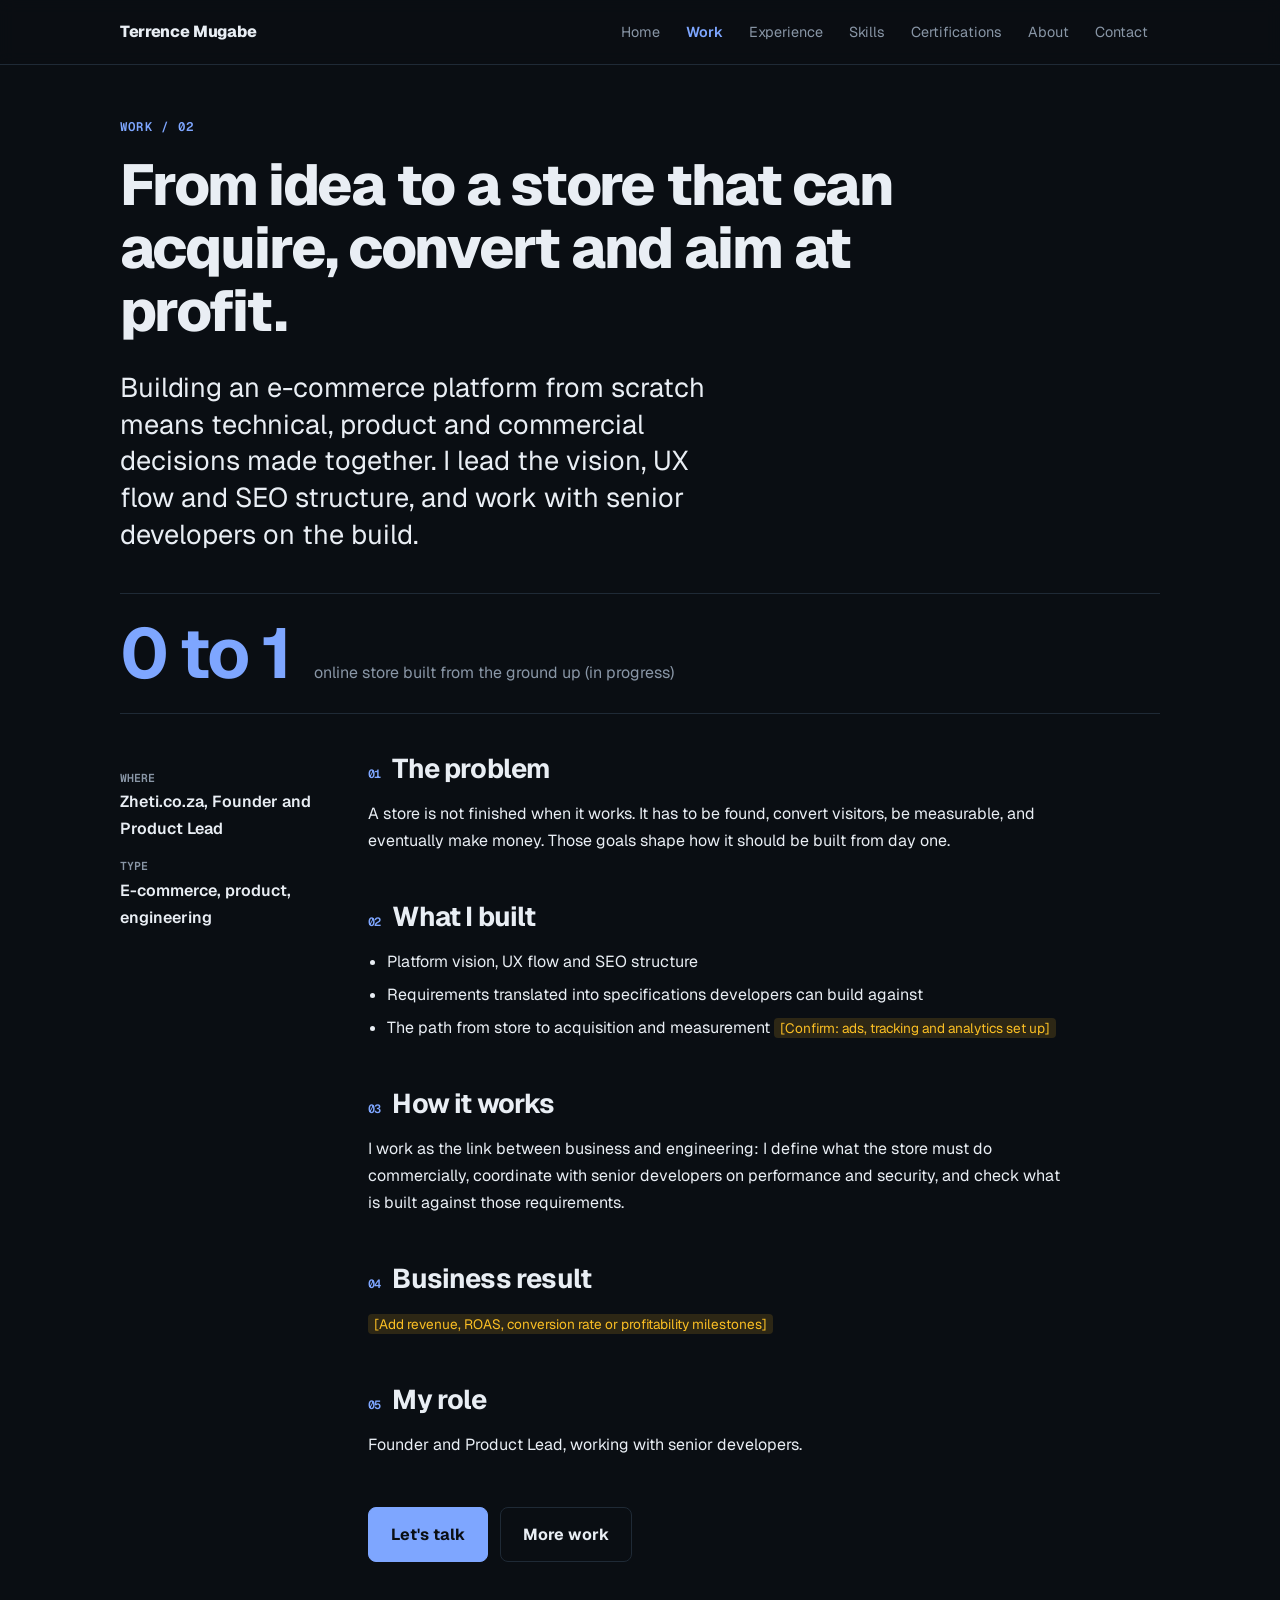
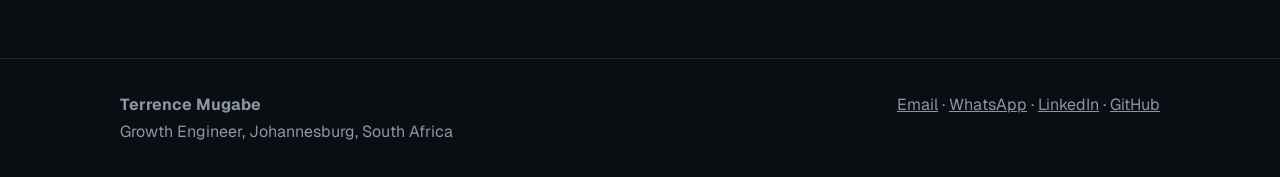
<file: work/ecommerce-from-scratch.html>
<!doctype html><html lang="en"><head><meta charset="utf-8"><meta name="viewport" content="width=device-width,initial-scale=1">
<title>Zheti.co.za: an online store from the ground up | Terrence Mugabe</title><meta name="description" content="Building an e-commerce platform from scratch means technical, product and commercial decisions made together. I lead the vision, UX flow and SEO structure, and work with senior developers on the build."><link rel="canonical" href="https://terrencemugabe.vercel.app/work/ecommerce-from-scratch">
<meta property="og:type" content="website"><meta property="og:title" content="Zheti.co.za: an online store from the ground up | Terrence Mugabe"><meta property="og:description" content="Building an e-commerce platform from scratch means technical, product and commercial decisions made together. I lead the vision, UX flow and SEO structure, and work with senior developers on the build."><meta property="og:url" content="https://terrencemugabe.vercel.app/work/ecommerce-from-scratch"><meta name="twitter:card" content="summary"><meta name="theme-color" content="#0a0e13">
<link rel="preconnect" href="https://fonts.googleapis.com"><link rel="preconnect" href="https://fonts.gstatic.com" crossorigin><link href="https://fonts.googleapis.com/css2?family=Geist:wght@400;500;600;700;800&family=Geist+Mono:wght@400;600&display=swap" rel="stylesheet"><link rel="stylesheet" href="/style.css"><script src="/script.js" defer></script></head>
<body><a class="skip" href="#main">Skip to content</a>
<header class="site"><div class="wrap bar"><a class="brand" href="/">Terrence Mugabe</a><button class="menu" aria-expanded="false" aria-controls="nav" aria-label="Open menu"><span></span><span></span><span></span></button><nav aria-label="Main"><ul id="nav"><li><a href="/">Home</a></li><li><a href="/work" aria-current="page">Work</a></li><li><a href="/experience">Experience</a></li><li><a href="/skills">Skills</a></li><li><a href="/certifications">Certifications</a></li><li><a href="/about">About</a></li><li><a href="/contact">Contact</a></li></ul></nav></div></header>
<main id="main"><article class="wrap case"><p class="mono"><a href="/work">Work</a> / 02</p><h1>From idea to a store that can acquire, convert and aim at profit.</h1><p class="lead">Building an e-commerce platform from scratch means technical, product and commercial decisions made together. I lead the vision, UX flow and SEO structure, and work with senior developers on the build.</p><div class="outcome"><b>0 to 1</b><span>online store built from the ground up (in progress)</span></div><div class="cols"><aside><dl><dt>Where</dt><dd>Zheti.co.za, Founder and Product Lead</dd><dt>Type</dt><dd>E-commerce, product, engineering</dd></dl></aside><div class="body"><section><h2>The problem</h2><p>A store is not finished when it works. It has to be found, convert visitors, be measurable, and eventually make money. Those goals shape how it should be built from day one.</p></section><section><h2>What I built</h2><ul><li>Platform vision, UX flow and SEO structure</li><li>Requirements translated into specifications developers can build against</li><li>The path from store to acquisition and measurement <mark class="ph">[Confirm: ads, tracking and analytics set up]</mark></li></ul></section><section><h2>How it works</h2><p>I work as the link between business and engineering: I define what the store must do commercially, coordinate with senior developers on performance and security, and check what is built against those requirements.</p></section><section><h2>Business result</h2><p><mark class="ph">[Add revenue, ROAS, conversion rate or profitability milestones]</mark></p></section><section><h2>My role</h2><p>Founder and Product Lead, working with senior developers.</p></section><p class="cta"><a class="btn" href="/contact">Let's talk</a><a class="btn alt" href="/work">More work</a></p></div></div></article></main>
<footer class="site"><div class="wrap foot"><p><b>Terrence Mugabe</b><br>Growth Engineer, Johannesburg, South Africa</p><p><a href="mailto:address.terrencem@gmail.com">Email</a> · <a href="https://wa.me/27655811001" rel="noopener">WhatsApp</a> · <a href="https://linkedin.com/in/terrence-mugabe" rel="noopener">LinkedIn</a> · <a href="https://github.com/TerrenceMugabe" rel="noopener">GitHub</a></p></div></footer></body></html>
</file>
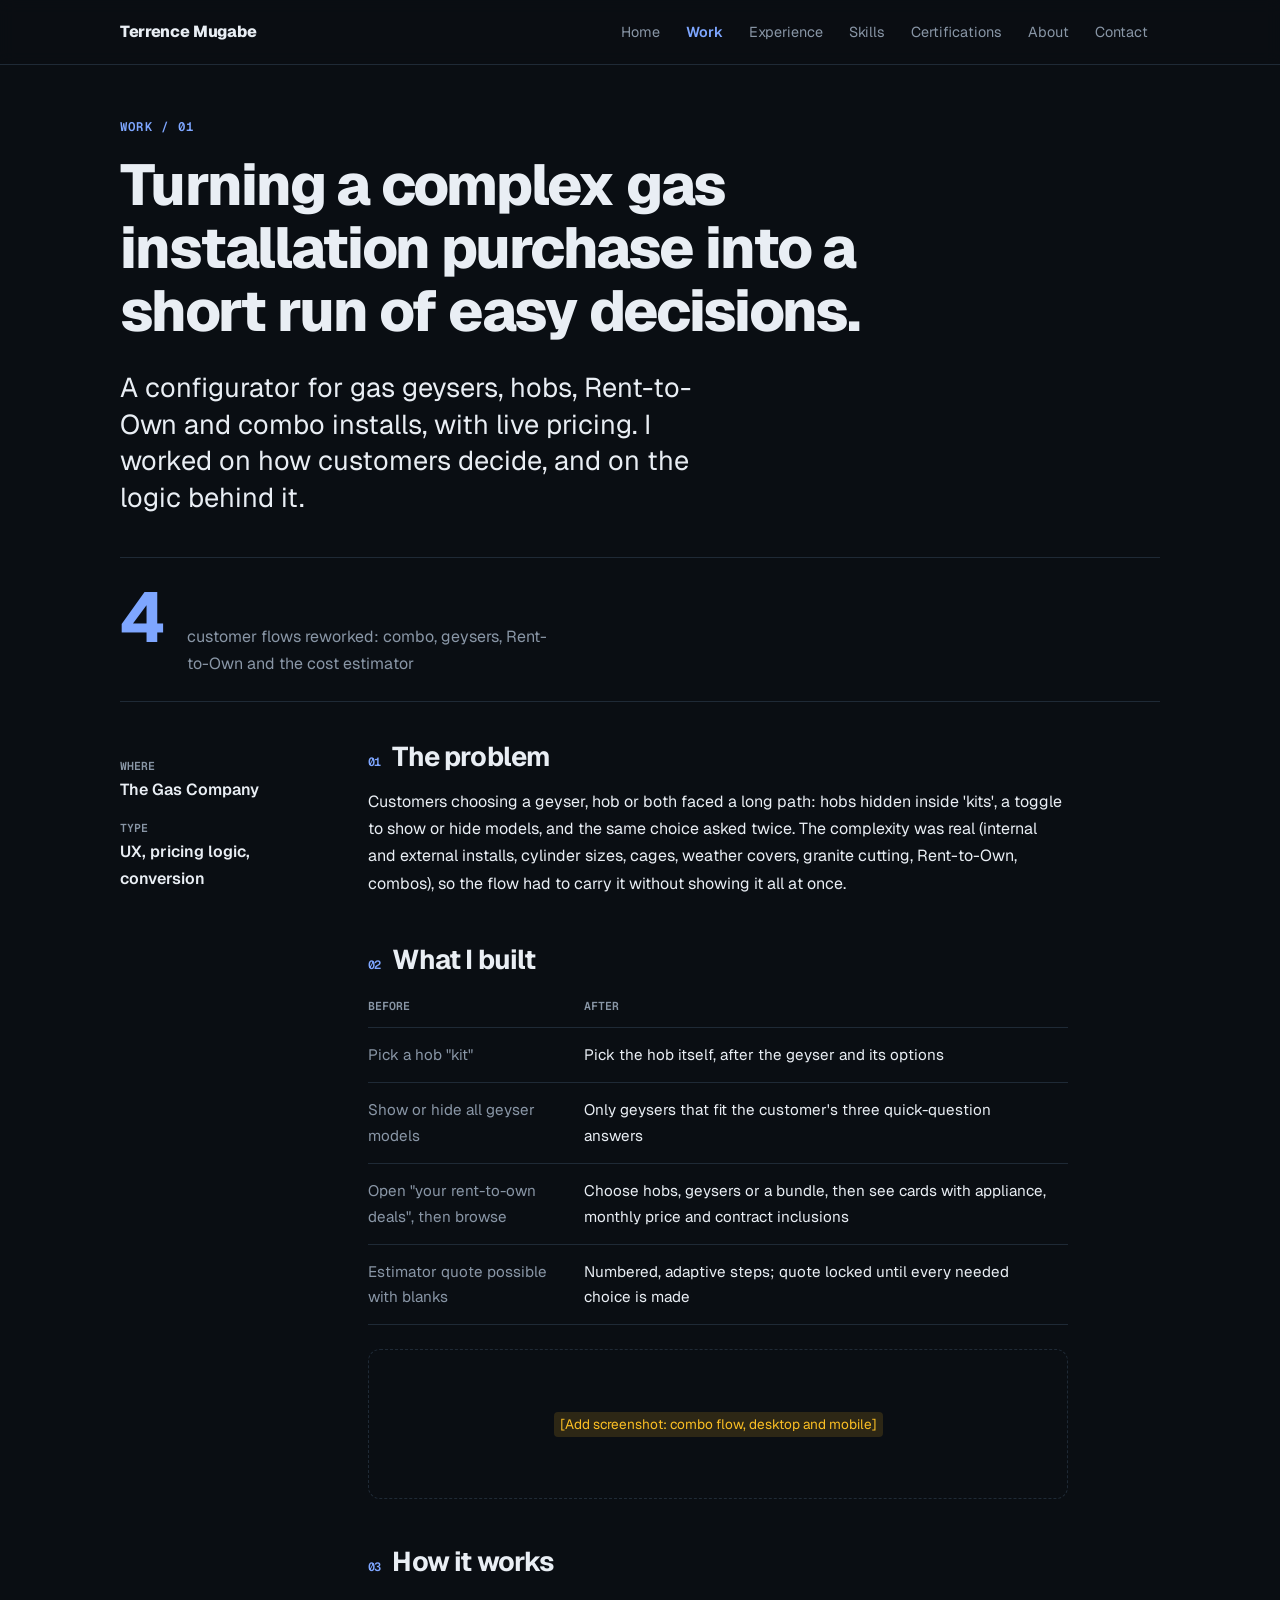
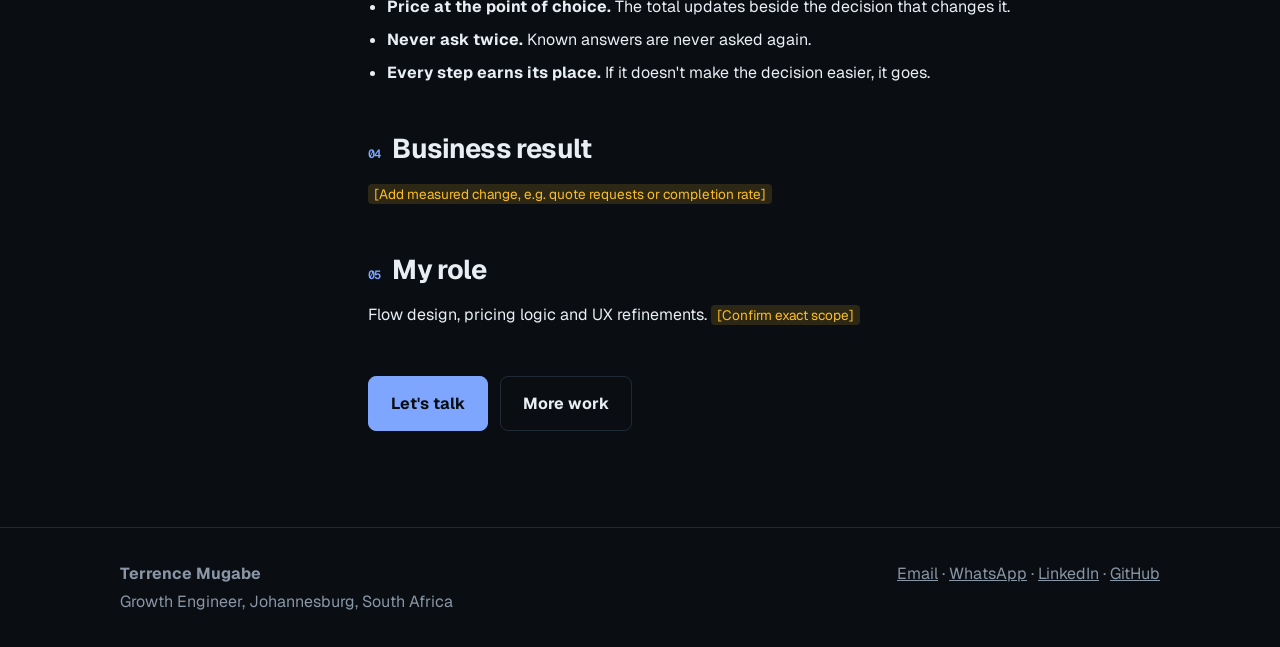
<file: work/gas-installation.html>
<!doctype html><html lang="en"><head><meta charset="utf-8"><meta name="viewport" content="width=device-width,initial-scale=1">
<title>Gas installation configurator | Terrence Mugabe</title><meta name="description" content="A configurator for gas geysers, hobs, Rent-to-Own and combo installs, with live pricing. I worked on how customers decide, and on the logic behind it."><link rel="canonical" href="https://terrencemugabe.vercel.app/work/gas-installation">
<meta property="og:type" content="website"><meta property="og:title" content="Gas installation configurator | Terrence Mugabe"><meta property="og:description" content="A configurator for gas geysers, hobs, Rent-to-Own and combo installs, with live pricing. I worked on how customers decide, and on the logic behind it."><meta property="og:url" content="https://terrencemugabe.vercel.app/work/gas-installation"><meta name="twitter:card" content="summary"><meta name="theme-color" content="#0a0e13">
<link rel="preconnect" href="https://fonts.googleapis.com"><link rel="preconnect" href="https://fonts.gstatic.com" crossorigin><link href="https://fonts.googleapis.com/css2?family=Geist:wght@400;500;600;700;800&family=Geist+Mono:wght@400;600&display=swap" rel="stylesheet"><link rel="stylesheet" href="/style.css"><script src="/script.js" defer></script></head>
<body><a class="skip" href="#main">Skip to content</a>
<header class="site"><div class="wrap bar"><a class="brand" href="/">Terrence Mugabe</a><button class="menu" aria-expanded="false" aria-controls="nav" aria-label="Open menu"><span></span><span></span><span></span></button><nav aria-label="Main"><ul id="nav"><li><a href="/">Home</a></li><li><a href="/work" aria-current="page">Work</a></li><li><a href="/experience">Experience</a></li><li><a href="/skills">Skills</a></li><li><a href="/certifications">Certifications</a></li><li><a href="/about">About</a></li><li><a href="/contact">Contact</a></li></ul></nav></div></header>
<main id="main"><article class="wrap case"><p class="mono"><a href="/work">Work</a> / 01</p><h1>Turning a complex gas installation purchase into a short run of easy decisions.</h1><p class="lead">A configurator for gas geysers, hobs, Rent-to-Own and combo installs, with live pricing. I worked on how customers decide, and on the logic behind it.</p><div class="outcome"><b>4</b><span>customer flows reworked: combo, geysers, Rent-to-Own and the cost estimator</span></div><div class="cols"><aside><dl><dt>Where</dt><dd>The Gas Company</dd><dt>Type</dt><dd>UX, pricing logic, conversion</dd></dl></aside><div class="body"><section><h2>The problem</h2><p>Customers choosing a geyser, hob or both faced a long path: hobs hidden inside 'kits', a toggle to show or hide models, and the same choice asked twice. The complexity was real (internal and external installs, cylinder sizes, cages, weather covers, granite cutting, Rent-to-Own, combos), so the flow had to carry it without showing it all at once.</p></section><section><h2>What I built</h2><table class="ba"><thead><tr><th>Before</th><th>After</th></tr></thead><tbody><tr><td>Pick a hob "kit"</td><td>Pick the hob itself, after the geyser and its options</td></tr><tr><td>Show or hide all geyser models</td><td>Only geysers that fit the customer's three quick-question answers</td></tr><tr><td>Open "your rent-to-own deals", then browse</td><td>Choose hobs, geysers or a bundle, then see cards with appliance, monthly price and contract inclusions</td></tr><tr><td>Estimator quote possible with blanks</td><td>Numbered, adaptive steps; quote locked until every needed choice is made</td></tr></tbody></table><figure class="shot"><mark class="ph">[Add screenshot: combo flow, desktop and mobile]</mark></figure></section><section><h2>How it works</h2><ul><li><b>Price at the point of choice.</b> The total updates beside the decision that changes it.</li><li><b>Never ask twice.</b> Known answers are never asked again.</li><li><b>Every step earns its place.</b> If it doesn't make the decision easier, it goes.</li></ul></section><section><h2>Business result</h2><p><mark class="ph">[Add measured change, e.g. quote requests or completion rate]</mark></p></section><section><h2>My role</h2><p>Flow design, pricing logic and UX refinements. <mark class="ph">[Confirm exact scope]</mark></p></section><p class="cta"><a class="btn" href="/contact">Let's talk</a><a class="btn alt" href="/work">More work</a></p></div></div></article></main>
<footer class="site"><div class="wrap foot"><p><b>Terrence Mugabe</b><br>Growth Engineer, Johannesburg, South Africa</p><p><a href="mailto:address.terrencem@gmail.com">Email</a> · <a href="https://wa.me/27655811001" rel="noopener">WhatsApp</a> · <a href="https://linkedin.com/in/terrence-mugabe" rel="noopener">LinkedIn</a> · <a href="https://github.com/TerrenceMugabe" rel="noopener">GitHub</a></p></div></footer></body></html>
</file>
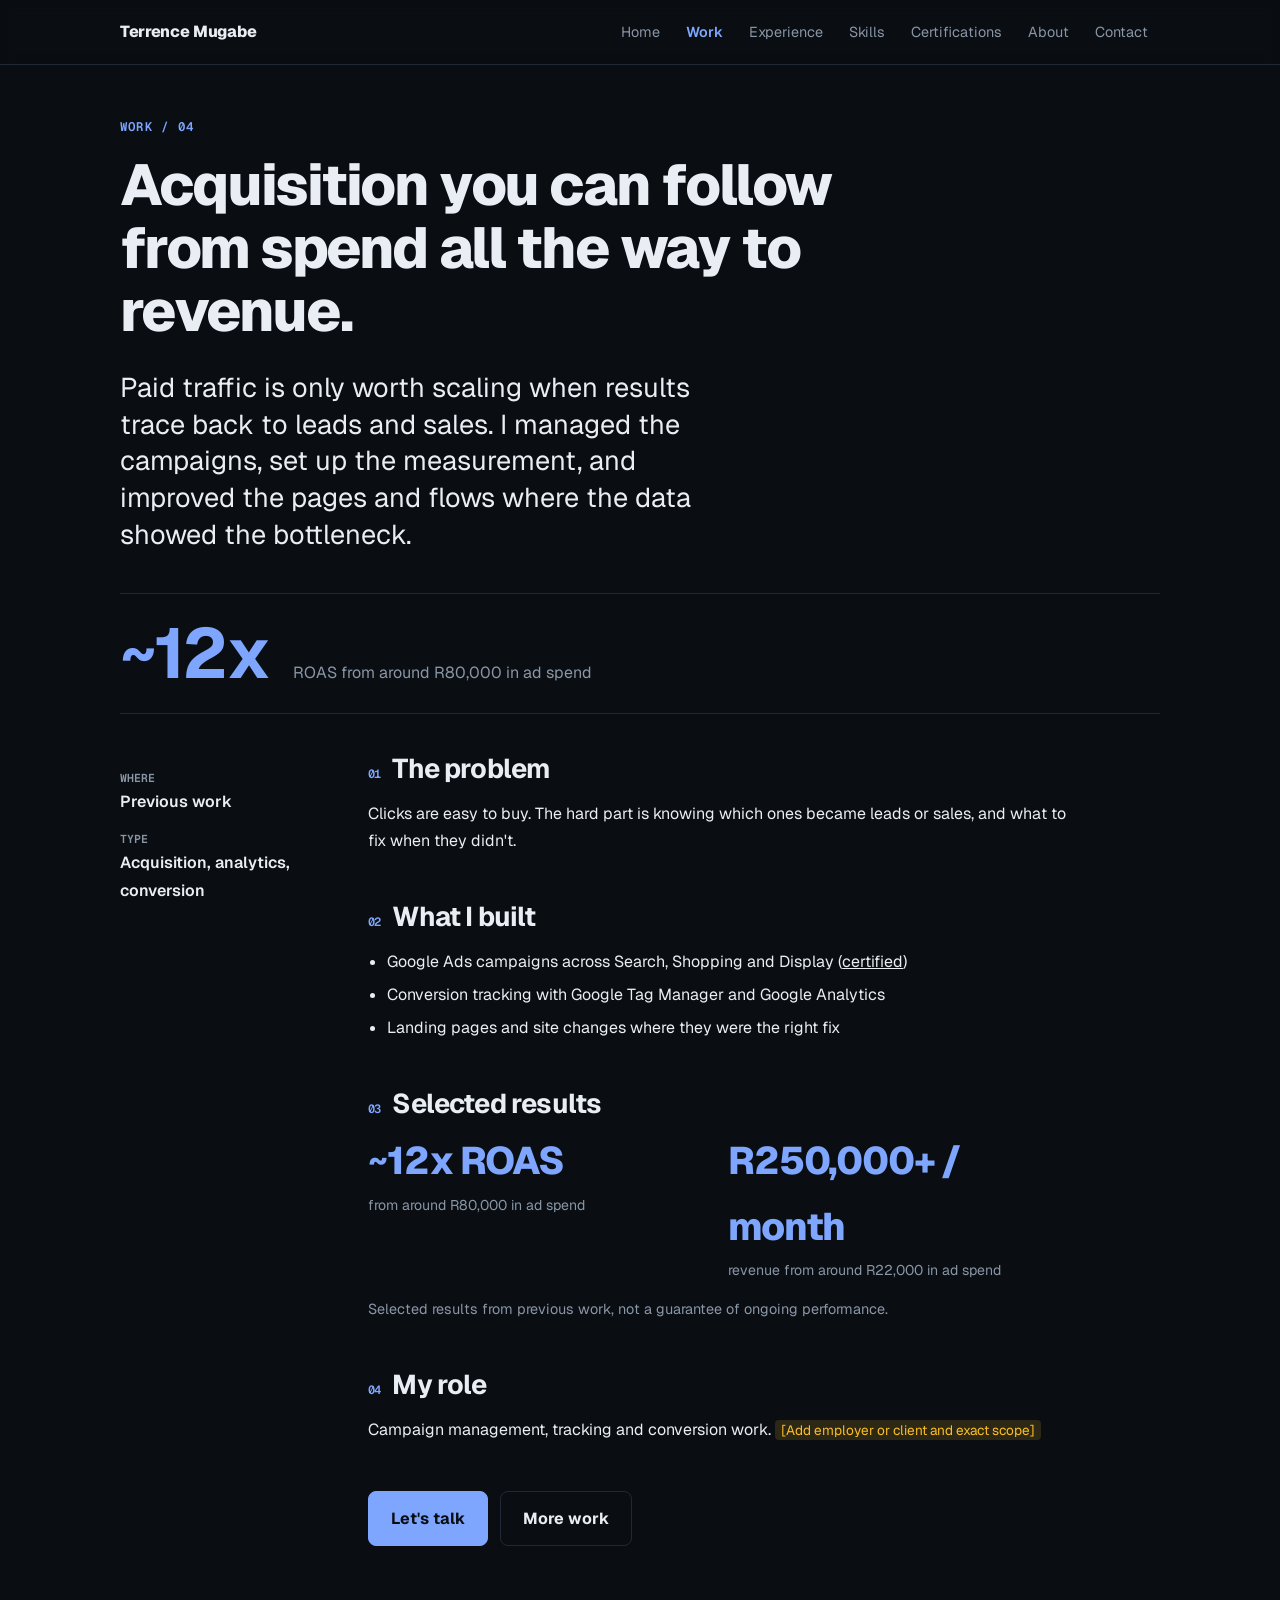
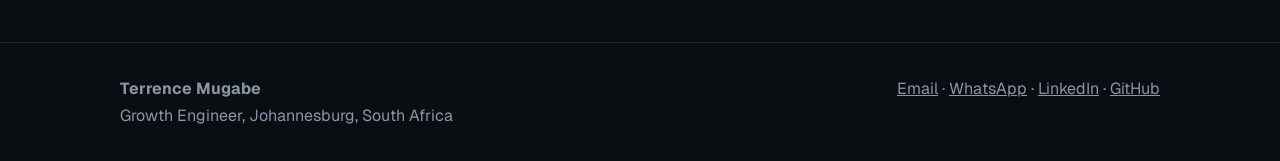
<file: work/google-ads.html>
<!doctype html><html lang="en"><head><meta charset="utf-8"><meta name="viewport" content="width=device-width,initial-scale=1">
<title>Google Ads and conversion tracking | Terrence Mugabe</title><meta name="description" content="Paid traffic is only worth scaling when results trace back to leads and sales. I managed the campaigns, set up the measurement, and improved the pages and flows where the data showed the bottleneck."><link rel="canonical" href="https://terrencemugabe.vercel.app/work/google-ads">
<meta property="og:type" content="website"><meta property="og:title" content="Google Ads and conversion tracking | Terrence Mugabe"><meta property="og:description" content="Paid traffic is only worth scaling when results trace back to leads and sales. I managed the campaigns, set up the measurement, and improved the pages and flows where the data showed the bottleneck."><meta property="og:url" content="https://terrencemugabe.vercel.app/work/google-ads"><meta name="twitter:card" content="summary"><meta name="theme-color" content="#0a0e13">
<link rel="preconnect" href="https://fonts.googleapis.com"><link rel="preconnect" href="https://fonts.gstatic.com" crossorigin><link href="https://fonts.googleapis.com/css2?family=Geist:wght@400;500;600;700;800&family=Geist+Mono:wght@400;600&display=swap" rel="stylesheet"><link rel="stylesheet" href="/style.css"><script src="/script.js" defer></script></head>
<body><a class="skip" href="#main">Skip to content</a>
<header class="site"><div class="wrap bar"><a class="brand" href="/">Terrence Mugabe</a><button class="menu" aria-expanded="false" aria-controls="nav" aria-label="Open menu"><span></span><span></span><span></span></button><nav aria-label="Main"><ul id="nav"><li><a href="/">Home</a></li><li><a href="/work" aria-current="page">Work</a></li><li><a href="/experience">Experience</a></li><li><a href="/skills">Skills</a></li><li><a href="/certifications">Certifications</a></li><li><a href="/about">About</a></li><li><a href="/contact">Contact</a></li></ul></nav></div></header>
<main id="main"><article class="wrap case"><p class="mono"><a href="/work">Work</a> / 04</p><h1>Acquisition you can follow from spend all the way to revenue.</h1><p class="lead">Paid traffic is only worth scaling when results trace back to leads and sales. I managed the campaigns, set up the measurement, and improved the pages and flows where the data showed the bottleneck.</p><div class="outcome"><b>~12x</b><span>ROAS from around R80,000 in ad spend</span></div><div class="cols"><aside><dl><dt>Where</dt><dd>Previous work</dd><dt>Type</dt><dd>Acquisition, analytics, conversion</dd></dl></aside><div class="body"><section><h2>The problem</h2><p>Clicks are easy to buy. The hard part is knowing which ones became leads or sales, and what to fix when they didn't.</p></section><section><h2>What I built</h2><ul><li>Google Ads campaigns across Search, Shopping and Display (<a href="/certifications">certified</a>)</li><li>Conversion tracking with Google Tag Manager and Google Analytics</li><li>Landing pages and site changes where they were the right fix</li></ul></section><section><h2>Selected results</h2><div class="two"><p class="big">~12x ROAS<small>from around R80,000 in ad spend</small></p><p class="big">R250,000+ / month<small>revenue from around R22,000 in ad spend</small></p></div><p class="note">Selected results from previous work, not a guarantee of ongoing performance.</p></section><section><h2>My role</h2><p>Campaign management, tracking and conversion work. <mark class="ph">[Add employer or client and exact scope]</mark></p></section><p class="cta"><a class="btn" href="/contact">Let's talk</a><a class="btn alt" href="/work">More work</a></p></div></div></article></main>
<footer class="site"><div class="wrap foot"><p><b>Terrence Mugabe</b><br>Growth Engineer, Johannesburg, South Africa</p><p><a href="mailto:address.terrencem@gmail.com">Email</a> · <a href="https://wa.me/27655811001" rel="noopener">WhatsApp</a> · <a href="https://linkedin.com/in/terrence-mugabe" rel="noopener">LinkedIn</a> · <a href="https://github.com/TerrenceMugabe" rel="noopener">GitHub</a></p></div></footer></body></html>
</file>
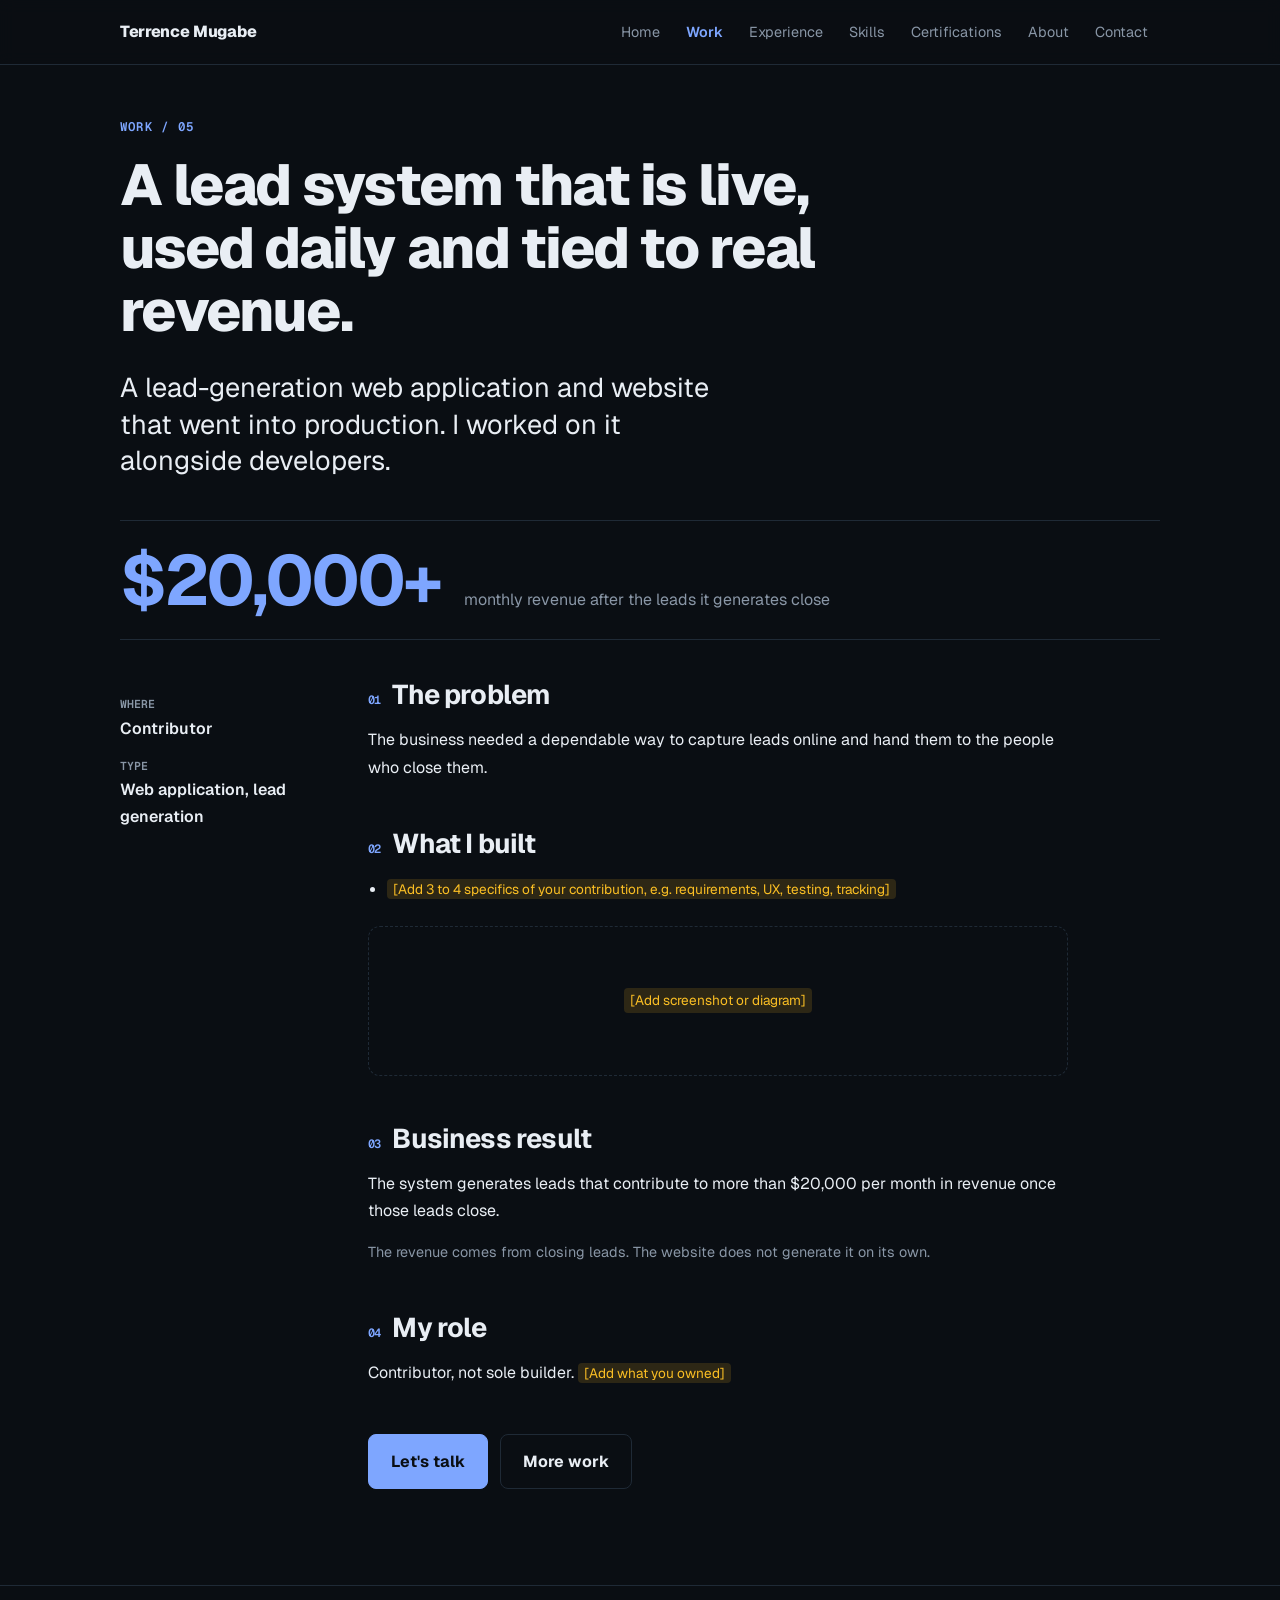
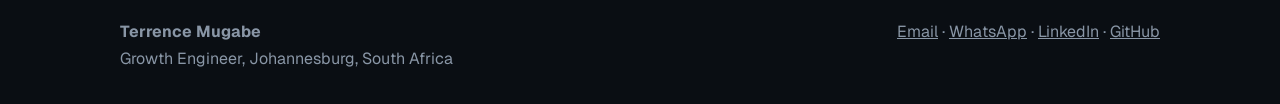
<file: work/lead-generation-app.html>
<!doctype html><html lang="en"><head><meta charset="utf-8"><meta name="viewport" content="width=device-width,initial-scale=1">
<title>Lead-generation web application | Terrence Mugabe</title><meta name="description" content="A lead-generation web application and website that went into production. I worked on it alongside developers."><link rel="canonical" href="https://terrencemugabe.vercel.app/work/lead-generation-app">
<meta property="og:type" content="website"><meta property="og:title" content="Lead-generation web application | Terrence Mugabe"><meta property="og:description" content="A lead-generation web application and website that went into production. I worked on it alongside developers."><meta property="og:url" content="https://terrencemugabe.vercel.app/work/lead-generation-app"><meta name="twitter:card" content="summary"><meta name="theme-color" content="#0a0e13">
<link rel="preconnect" href="https://fonts.googleapis.com"><link rel="preconnect" href="https://fonts.gstatic.com" crossorigin><link href="https://fonts.googleapis.com/css2?family=Geist:wght@400;500;600;700;800&family=Geist+Mono:wght@400;600&display=swap" rel="stylesheet"><link rel="stylesheet" href="/style.css"><script src="/script.js" defer></script></head>
<body><a class="skip" href="#main">Skip to content</a>
<header class="site"><div class="wrap bar"><a class="brand" href="/">Terrence Mugabe</a><button class="menu" aria-expanded="false" aria-controls="nav" aria-label="Open menu"><span></span><span></span><span></span></button><nav aria-label="Main"><ul id="nav"><li><a href="/">Home</a></li><li><a href="/work" aria-current="page">Work</a></li><li><a href="/experience">Experience</a></li><li><a href="/skills">Skills</a></li><li><a href="/certifications">Certifications</a></li><li><a href="/about">About</a></li><li><a href="/contact">Contact</a></li></ul></nav></div></header>
<main id="main"><article class="wrap case"><p class="mono"><a href="/work">Work</a> / 05</p><h1>A lead system that is live, used daily and tied to real revenue.</h1><p class="lead">A lead-generation web application and website that went into production. I worked on it alongside developers.</p><div class="outcome"><b>$20,000+</b><span>monthly revenue after the leads it generates close</span></div><div class="cols"><aside><dl><dt>Where</dt><dd>Contributor</dd><dt>Type</dt><dd>Web application, lead generation</dd></dl></aside><div class="body"><section><h2>The problem</h2><p>The business needed a dependable way to capture leads online and hand them to the people who close them.</p></section><section><h2>What I built</h2><ul><li><mark class="ph">[Add 3 to 4 specifics of your contribution, e.g. requirements, UX, testing, tracking]</mark></li></ul><figure class="shot"><mark class="ph">[Add screenshot or diagram]</mark></figure></section><section><h2>Business result</h2><p>The system generates leads that contribute to more than $20,000 per month in revenue once those leads close.</p><p class="note">The revenue comes from closing leads. The website does not generate it on its own.</p></section><section><h2>My role</h2><p>Contributor, not sole builder. <mark class="ph">[Add what you owned]</mark></p></section><p class="cta"><a class="btn" href="/contact">Let's talk</a><a class="btn alt" href="/work">More work</a></p></div></div></article></main>
<footer class="site"><div class="wrap foot"><p><b>Terrence Mugabe</b><br>Growth Engineer, Johannesburg, South Africa</p><p><a href="mailto:address.terrencem@gmail.com">Email</a> · <a href="https://wa.me/27655811001" rel="noopener">WhatsApp</a> · <a href="https://linkedin.com/in/terrence-mugabe" rel="noopener">LinkedIn</a> · <a href="https://github.com/TerrenceMugabe" rel="noopener">GitHub</a></p></div></footer></body></html>
</file>
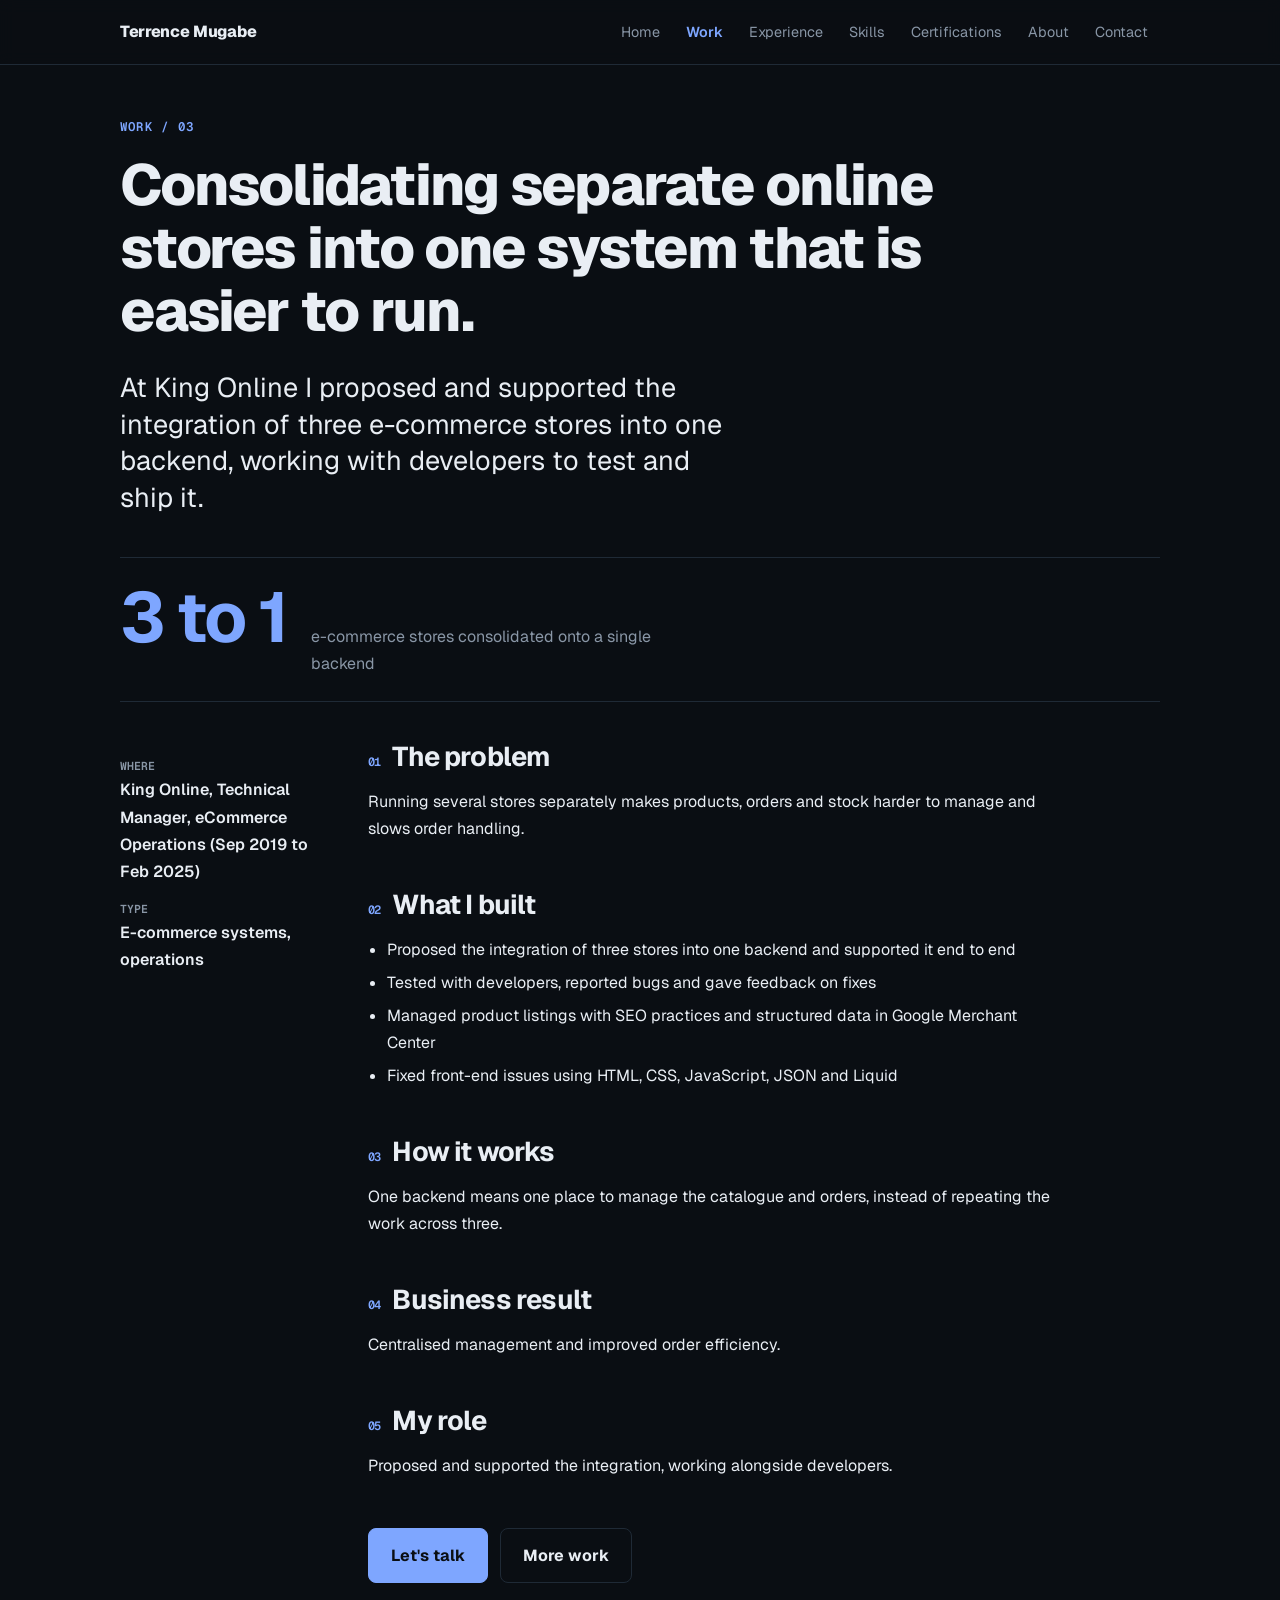
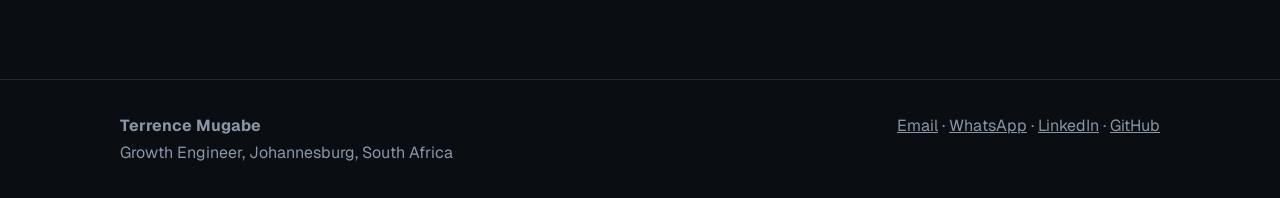
<file: work/three-stores-one-backend.html>
<!doctype html><html lang="en"><head><meta charset="utf-8"><meta name="viewport" content="width=device-width,initial-scale=1">
<title>Three stores, one backend | Terrence Mugabe</title><meta name="description" content="At King Online I proposed and supported the integration of three e-commerce stores into one backend, working with developers to test and ship it."><link rel="canonical" href="https://terrencemugabe.vercel.app/work/three-stores-one-backend">
<meta property="og:type" content="website"><meta property="og:title" content="Three stores, one backend | Terrence Mugabe"><meta property="og:description" content="At King Online I proposed and supported the integration of three e-commerce stores into one backend, working with developers to test and ship it."><meta property="og:url" content="https://terrencemugabe.vercel.app/work/three-stores-one-backend"><meta name="twitter:card" content="summary"><meta name="theme-color" content="#0a0e13">
<link rel="preconnect" href="https://fonts.googleapis.com"><link rel="preconnect" href="https://fonts.gstatic.com" crossorigin><link href="https://fonts.googleapis.com/css2?family=Geist:wght@400;500;600;700;800&family=Geist+Mono:wght@400;600&display=swap" rel="stylesheet"><link rel="stylesheet" href="/style.css"><script src="/script.js" defer></script></head>
<body><a class="skip" href="#main">Skip to content</a>
<header class="site"><div class="wrap bar"><a class="brand" href="/">Terrence Mugabe</a><button class="menu" aria-expanded="false" aria-controls="nav" aria-label="Open menu"><span></span><span></span><span></span></button><nav aria-label="Main"><ul id="nav"><li><a href="/">Home</a></li><li><a href="/work" aria-current="page">Work</a></li><li><a href="/experience">Experience</a></li><li><a href="/skills">Skills</a></li><li><a href="/certifications">Certifications</a></li><li><a href="/about">About</a></li><li><a href="/contact">Contact</a></li></ul></nav></div></header>
<main id="main"><article class="wrap case"><p class="mono"><a href="/work">Work</a> / 03</p><h1>Consolidating separate online stores into one system that is easier to run.</h1><p class="lead">At King Online I proposed and supported the integration of three e-commerce stores into one backend, working with developers to test and ship it.</p><div class="outcome"><b>3 to 1</b><span>e-commerce stores consolidated onto a single backend</span></div><div class="cols"><aside><dl><dt>Where</dt><dd>King Online, Technical Manager, eCommerce Operations (Sep 2019 to Feb 2025)</dd><dt>Type</dt><dd>E-commerce systems, operations</dd></dl></aside><div class="body"><section><h2>The problem</h2><p>Running several stores separately makes products, orders and stock harder to manage and slows order handling.</p></section><section><h2>What I built</h2><ul><li>Proposed the integration of three stores into one backend and supported it end to end</li><li>Tested with developers, reported bugs and gave feedback on fixes</li><li>Managed product listings with SEO practices and structured data in Google Merchant Center</li><li>Fixed front-end issues using HTML, CSS, JavaScript, JSON and Liquid</li></ul></section><section><h2>How it works</h2><p>One backend means one place to manage the catalogue and orders, instead of repeating the work across three.</p></section><section><h2>Business result</h2><p>Centralised management and improved order efficiency.</p></section><section><h2>My role</h2><p>Proposed and supported the integration, working alongside developers.</p></section><p class="cta"><a class="btn" href="/contact">Let's talk</a><a class="btn alt" href="/work">More work</a></p></div></div></article></main>
<footer class="site"><div class="wrap foot"><p><b>Terrence Mugabe</b><br>Growth Engineer, Johannesburg, South Africa</p><p><a href="mailto:address.terrencem@gmail.com">Email</a> · <a href="https://wa.me/27655811001" rel="noopener">WhatsApp</a> · <a href="https://linkedin.com/in/terrence-mugabe" rel="noopener">LinkedIn</a> · <a href="https://github.com/TerrenceMugabe" rel="noopener">GitHub</a></p></div></footer></body></html>
</file>
<file: style.css>
:root{--bg:#0a0e13;--pan:#0f151c;--line:#1f2a36;--ink:#e9eef4;--mut:#8996a6;--acc:#7ea6ff;color-scheme:dark}
*{box-sizing:border-box}html{scroll-behavior:smooth}body{margin:0;font:400 1rem/1.7 Geist,Inter,system-ui,sans-serif;color:var(--ink);background:var(--bg);overflow-wrap:anywhere}
a{color:inherit}h1,h2,h3{line-height:1.1;letter-spacing:-.03em;margin:0 0 .6rem}h1{font-size:clamp(2.6rem,8vw,5.6rem);font-weight:800}h2{font-size:clamp(1.3rem,2.6vw,1.7rem);margin-top:0}h3{font-size:1.2rem}
.wrap{max-width:1080px;margin:0 auto;padding:0 20px}main{padding-bottom:5rem}main>section{margin-top:clamp(3rem,7vw,5.5rem)}
.mono{font:600 .78rem/1 "Geist Mono",ui-monospace,monospace;text-transform:uppercase;letter-spacing:.1em;color:var(--acc);margin:0 0 1.2rem}.mono a{text-decoration:none}
.lead{font-size:clamp(1.2rem,2.6vw,1.7rem);line-height:1.35;max-width:34ch;color:var(--ink)}.sub{color:var(--mut);max-width:58ch}.note,.when,.meta{color:var(--mut);font-size:.9rem}.when{margin:0 0 .6rem}
.skip{position:absolute;left:-999px}.skip:focus{left:10px;top:10px;background:var(--acc);color:#000;padding:8px;z-index:9}:focus-visible{outline:3px solid var(--acc);outline-offset:3px}
header.site{position:sticky;top:0;background:rgba(10,14,19,.9);backdrop-filter:blur(8px);border-bottom:1px solid var(--line);z-index:5}.bar{display:flex;align-items:center;justify-content:space-between;min-height:64px}.brand{font-weight:800;text-decoration:none;letter-spacing:-.02em}
nav ul{display:flex;gap:2px;list-style:none;margin:0;padding:0}nav a{display:block;padding:8px 12px;text-decoration:none;font-size:.9rem;color:var(--mut);border-radius:6px}nav a:hover{color:var(--ink)}nav a[aria-current]{color:var(--acc);font-weight:600}.menu{display:none}
.hero{padding-top:clamp(3.5rem,10vw,8rem)}.hero h1{margin-bottom:1.2rem}.phead{padding-top:3.5rem}.phead h1{font-size:clamp(2.2rem,6vw,3.6rem)}
.btn{display:inline-block;padding:13px 22px;border-radius:8px;background:var(--acc);color:#0a0e13;text-decoration:none;font-weight:700;min-height:44px;border:1px solid var(--acc)}.btn.alt{background:transparent;color:var(--ink);border-color:var(--line)}.btn:hover{filter:brightness(1.08)}.btn.alt:hover{border-color:var(--ink)}.cta{display:flex;flex-wrap:wrap;gap:12px;margin-top:1.8rem}
.readout{border:1px solid var(--line);background:var(--pan);border-radius:14px;padding:clamp(20px,4vw,32px)}.readout .mono{color:var(--mut)}dl{margin:0}.readout dl{display:grid;grid-template-columns:repeat(auto-fit,minmax(220px,1fr));gap:24px}.readout dt{font:400 .8rem "Geist Mono",ui-monospace,monospace;color:var(--mut);text-transform:uppercase}.readout dd{margin:.3rem 0 0;font-size:clamp(1.8rem,4vw,2.6rem);font-weight:800;letter-spacing:-.03em;color:var(--acc)}.readout small,.big small{display:block;font-size:.88rem;font-weight:400;color:var(--mut);letter-spacing:0}
.flow{list-style:none;padding:0;margin:0 0 1.5rem;display:grid;grid-template-columns:repeat(6,1fr);counter-reset:s;border:1px solid var(--line);border-radius:14px;overflow:hidden}.flow li{padding:18px 16px;display:flex;flex-direction:column;gap:4px;border-right:1px solid var(--line);counter-increment:s}.flow li:last-child{border:0}.flow li:before{content:"0" counter(s);font:600 .72rem "Geist Mono",ui-monospace,monospace;color:var(--acc)}.flow span{font-size:.85rem;color:var(--mut)}
.rows{border-top:1px solid var(--line)}.row{display:grid;grid-template-columns:48px 1fr minmax(180px,.5fr);gap:24px;align-items:start;padding:28px 0;border-bottom:1px solid var(--line);text-decoration:none}.row:hover h3{color:var(--acc)}.row .n{font:600 .85rem "Geist Mono",ui-monospace,monospace;color:var(--mut)}.row p{margin:0;color:var(--mut);max-width:52ch}.row .m b{display:block;font-size:1.8rem;letter-spacing:-.03em;color:var(--acc)}.row .m span{font-size:.85rem;color:var(--mut)}
.three{display:grid;gap:28px;grid-template-columns:repeat(auto-fit,minmax(240px,1fr))}.three p{color:var(--mut);margin:0}
.grid2{display:grid;gap:16px;grid-template-columns:repeat(auto-fit,minmax(300px,1fr))}.grid3{display:grid;gap:16px;grid-template-columns:repeat(auto-fit,minmax(260px,1fr))}.card{border:1px solid var(--line);background:var(--pan);border-radius:14px;padding:24px;text-decoration:none;display:flex;flex-direction:column;gap:6px}a.card:hover{border-color:var(--acc)}.card p{margin:0;color:var(--mut)}
.tags{list-style:none;padding:0;margin:8px 0 0;display:flex;flex-wrap:wrap;gap:8px}.tags li{border:1px solid var(--line);border-radius:999px;padding:4px 12px;font-size:.88rem}
.role{border-top:1px solid var(--line);padding:2rem 0}.role h2{margin:0 0 .3rem}ul{padding-left:1.2rem}li{margin:.35rem 0}.cert{display:grid;grid-template-columns:2fr 1fr;gap:16px;border-top:1px solid var(--line);padding:1.3rem 0}.cert p{margin:0 0 .3rem}.tl>h2,.wrap>h2{margin-top:3rem}
.case{padding-top:3.5rem}.case h1{font-size:clamp(2rem,5.5vw,3.6rem);max-width:20ch}.outcome{margin:2.5rem 0;padding:24px 0;border-block:1px solid var(--line);display:flex;flex-wrap:wrap;align-items:baseline;gap:8px 24px}.outcome b{font-size:clamp(2.6rem,7vw,4.4rem);letter-spacing:-.04em;color:var(--acc);line-height:1}.outcome span{color:var(--mut);max-width:34ch}
.cols{display:grid;grid-template-columns:200px 1fr;gap:48px}aside dt{font:600 .72rem "Geist Mono",ui-monospace,monospace;text-transform:uppercase;color:var(--mut);margin-top:1rem}aside dd{margin:.2rem 0 0;font-weight:600}.body{max-width:700px}.body section{margin-bottom:3rem}
.ba{width:100%;border-collapse:collapse;font-size:.95rem}.ba th,.ba td{text-align:left;vertical-align:top;padding:14px 14px 14px 0;border-bottom:1px solid var(--line)}.ba th{font:600 .72rem "Geist Mono",ui-monospace,monospace;text-transform:uppercase;color:var(--mut)}.ba td:first-child{color:var(--mut)}.ba td:last-child{color:var(--ink)}
.two{display:grid;gap:20px;grid-template-columns:repeat(auto-fit,minmax(220px,1fr))}.big{font-size:clamp(1.7rem,4vw,2.4rem);font-weight:800;margin:0;letter-spacing:-.03em;color:var(--acc)}
.shot{margin:1.5rem 0;border:1px dashed var(--line);border-radius:12px;min-height:150px;display:grid;place-items:center}.prose{max-width:60ch;font-size:1.1rem}
.ph{background:rgba(251,191,36,.14);color:#fbbf24;padding:1px 6px;border-radius:4px;font-size:.85em}
footer.site{border-top:1px solid var(--line);padding:2rem 0;color:var(--mut)}.foot{display:flex;flex-wrap:wrap;justify-content:space-between;gap:16px}.foot p{margin:0}
@media(max-width:900px){.flow{grid-template-columns:repeat(2,1fr)}.flow li{border-bottom:1px solid var(--line)}.cols{grid-template-columns:1fr;gap:8px}aside dl{display:flex;flex-wrap:wrap;gap:0 32px}.cert{grid-template-columns:1fr}.row{grid-template-columns:36px 1fr}.row .m{grid-column:2}}
.js .rv{opacity:0;transform:translateY(14px);transition:opacity .6s ease,transform .6s ease}.js .rv.in{opacity:1;transform:none}
header.site.stuck{box-shadow:0 8px 24px -16px #000}.btn,.card,.row,.row h3{transition:transform .2s,filter .2s,border-color .2s,color .2s,background .2s}.btn:hover{transform:translateY(-2px)}.btn:active{transform:none}a.card:hover{transform:translateY(-3px)}.row:hover{background:linear-gradient(90deg,transparent,rgba(126,166,255,.05))}.row h3:after{content:" \2197";color:var(--mut)}.row:hover h3:after{color:var(--acc)}
.band{border:1px solid var(--line);background:var(--pan);border-radius:16px;padding:clamp(24px,5vw,48px)}.body section h2:before{content:"0" counter(c);counter-increment:c;font:600 .75rem "Geist Mono",monospace;color:var(--acc);margin-right:12px}.body{counter-reset:c}
html.lock{overflow:hidden}
@media(max-width:820px){header.site{backdrop-filter:none;background:var(--bg)}.menu{display:flex;flex-direction:column;justify-content:center;gap:5px;width:46px;height:46px;padding:0 12px;border:1px solid var(--line);background:var(--pan);border-radius:10px;cursor:pointer}.menu span{display:block;height:2px;background:var(--ink);border-radius:2px;transition:transform .3s,opacity .2s}.menu[aria-expanded=true] span:nth-child(1){transform:translateY(7px) rotate(45deg)}.menu[aria-expanded=true] span:nth-child(2){opacity:0}.menu[aria-expanded=true] span:nth-child(3){transform:translateY(-7px) rotate(-45deg)}
nav{position:fixed;inset:65px 0 0 0;background:var(--bg);padding:8px 20px 32px;overflow:auto;opacity:0;visibility:hidden;transform:translateY(-8px);transition:opacity .25s,transform .25s,visibility .25s}nav.open{opacity:1;visibility:visible;transform:none}nav ul{flex-direction:column;gap:0}nav li{margin:0;border-bottom:1px solid var(--line)}nav a{padding:18px 4px;font-size:1.25rem;color:var(--ink)}}
@media(prefers-reduced-motion:reduce){html{scroll-behavior:auto}*{transition:none!important}}
</file>
